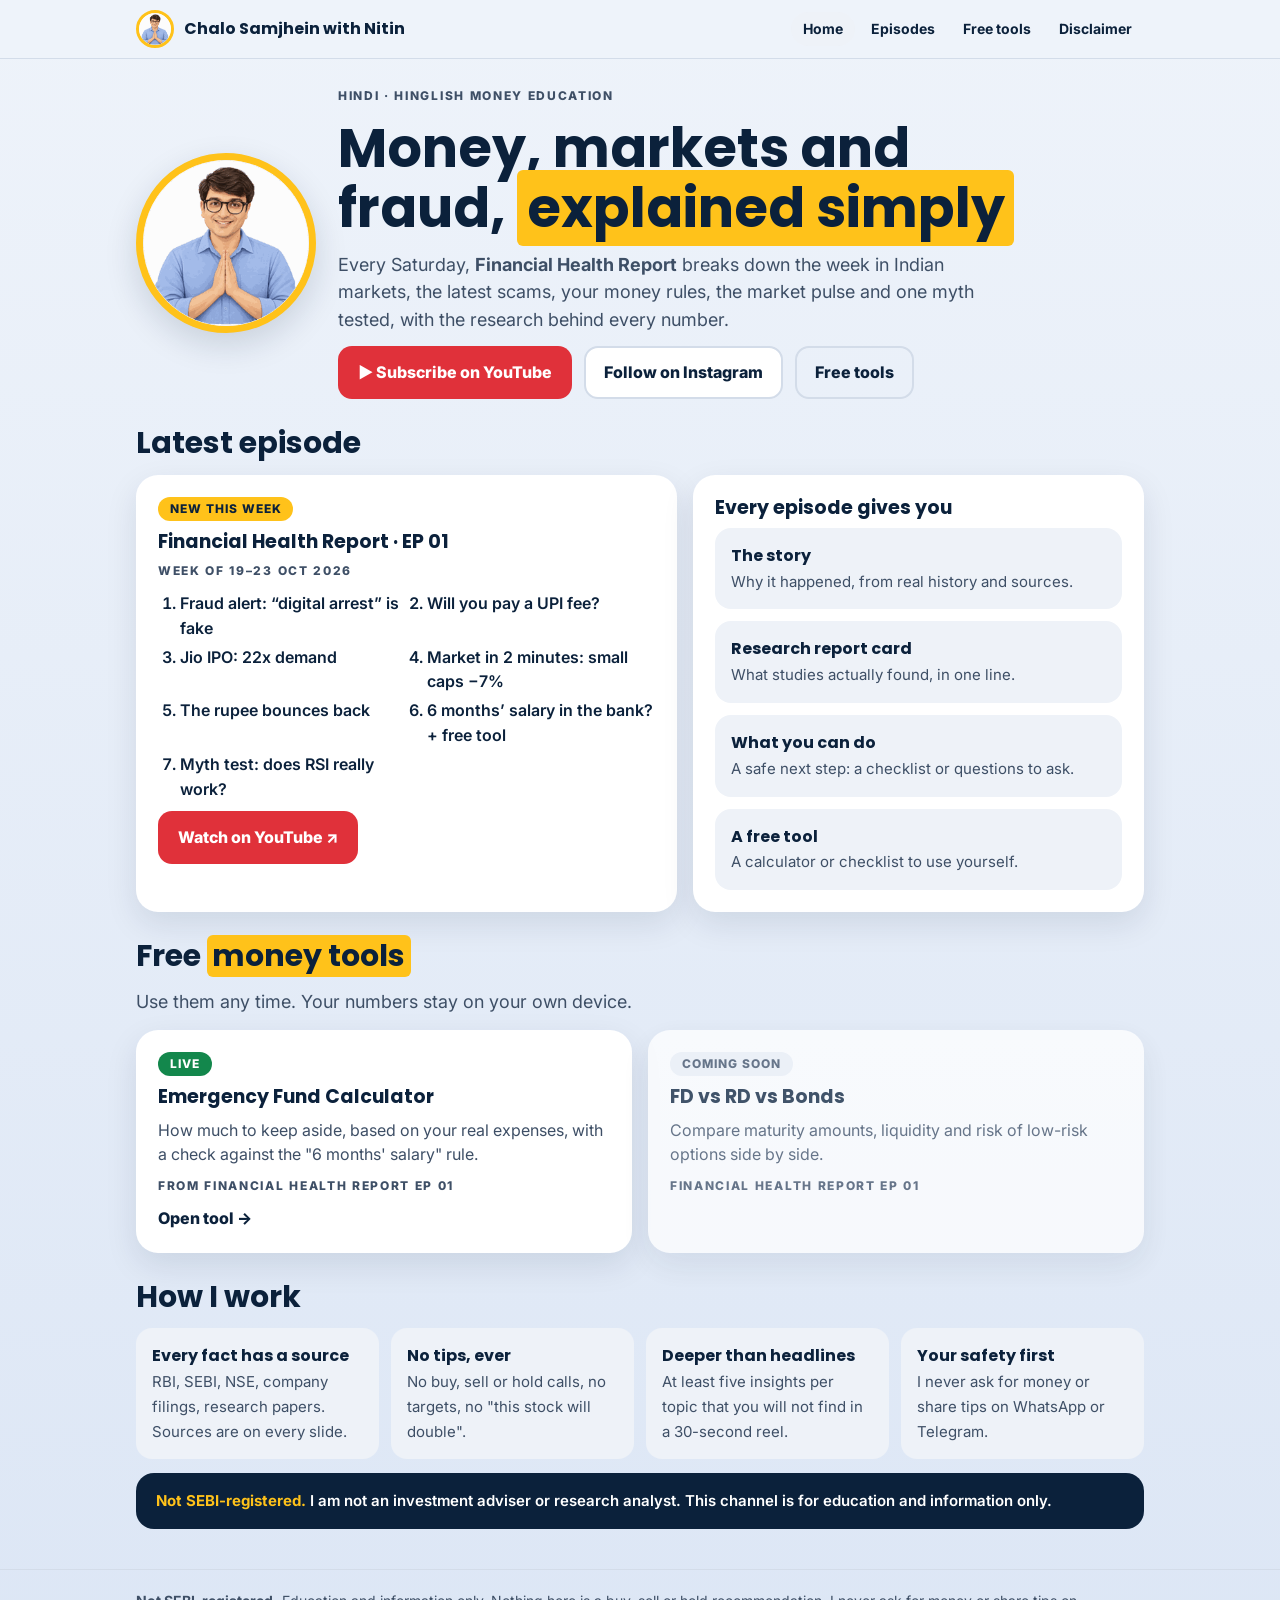
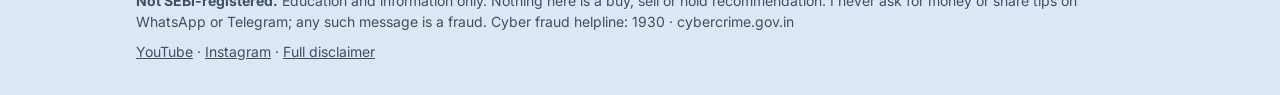
<file: index.html>
<!doctype html><html lang="en"><head><meta charset="utf-8"><meta name="viewport" content="width=device-width,initial-scale=1,viewport-fit=cover"><title>Chalo Samjhein with Nitin</title><meta name="description" content="Money, markets and fraud alerts explained simply in Hinglish, with research behind every number."><link rel="stylesheet" href="https://fonts.googleapis.com/css2?family=Poppins:wght@600;700&family=Inter:wght@400;500;600;700;800&display=swap"><link rel="stylesheet" href="style.css"><link rel="icon" href="nitin.png"></head><body><nav class="top" aria-label="Main"><div class="in"><a class="brand" href="./"><img src="nitin.png" alt="">Chalo Samjhein with Nitin</a><div class="links"><a href="./" aria-current="page">Home</a><a href="episodes.html">Episodes</a><a href="tools.html">Free tools</a><a href="disclaimer.html">Disclaimer</a></div></div></nav><main class="in"><section class="hero"><img src="nitin.png" alt="Nitin, host of Chalo Samjhein with Nitin"><div class="txt"><span class="eyebrow">Hindi · Hinglish money education</span><h1>Money, markets and fraud, <em>explained simply</em></h1><p class="lede">Every Saturday, <b>Financial Health Report</b> breaks down the week in Indian markets, the latest scams, your money rules, the market pulse and one myth tested, with the research behind every number.</p><div class="btns"><a class="btn yt" href="https://www.youtube.com/@ChaloSamjheinWithNitin" target="_blank" rel="noopener">▶ Subscribe on YouTube</a><a class="btn ig" href="https://www.instagram.com/chalosamjheinwithnitin/" target="_blank" rel="noopener">Follow on Instagram</a><a class="btn ghost" href="tools.html">Free tools</a></div></div></section><section class="section" aria-labelledby="ep-h"><h2 id="ep-h">Latest episode</h2><div class="ep"><div class="card"><span class="tag new">New this week</span><h3>Financial Health Report · EP 01</h3><span class="eyebrow">Week of 19–23 Oct 2026</span><ol class="topics"><li>Fraud alert: “digital arrest” is fake</li><li>Will you pay a UPI fee?</li><li>Jio IPO: 22x demand</li><li>Market in 2 minutes: small caps −7%</li><li>The rupee bounces back</li><li>6 months’ salary in the bank? + free tool</li><li>Myth test: does RSI really work?</li></ol><div class="btns"><a class="btn yt" href="https://www.youtube.com/@ChaloSamjheinWithNitin" target="_blank" rel="noopener">Watch on YouTube ↗</a></div></div><div class="card"><h3>Every episode gives you</h3><div class="promise"><div><b>The story</b><span>Why it happened, from real history and sources.</span></div><div><b>Research report card</b><span>What studies actually found, in one line.</span></div><div><b>What you can do</b><span>A safe next step: a checklist or questions to ask.</span></div><div><b>A free tool</b><span>A calculator or checklist to use yourself.</span></div></div></div></div></section><section class="section" aria-labelledby="t-h"><h2 id="t-h">Free <em>money tools</em></h2><p class="lede">Use them any time. Your numbers stay on your own device.</p><div class="grid"><a class="card" href="emergency-fund.html"><span class="tag live">Live</span><h3>Emergency Fund Calculator</h3><p>How much to keep aside, based on your real expenses, with a check against the "6 months' salary" rule.</p><span class="eyebrow">From Financial Health Report EP 01</span><span class="open">Open tool →</span></a><div class="card" aria-disabled="true" style="opacity:.75"><span class="tag">Coming soon</span><h3>FD vs RD vs Bonds</h3><p>Compare maturity amounts, liquidity and risk of low-risk options side by side.</p><span class="eyebrow">Financial Health Report EP 01</span></div></div></section><section class="section" aria-labelledby="w-h"><h2 id="w-h">How I work</h2><div class="promise"><div><b>Every fact has a source</b><span>RBI, SEBI, NSE, company filings, research papers. Sources are on every slide.</span></div><div><b>No tips, ever</b><span>No buy, sell or hold calls, no targets, no "this stock will double".</span></div><div><b>Deeper than headlines</b><span>At least five insights per topic that you will not find in a 30-second reel.</span></div><div><b>Your safety first</b><span>I never ask for money or share tips on WhatsApp or Telegram.</span></div></div><div class="disc"><b>Not SEBI-registered.</b> I am not an investment adviser or research analyst. This channel is for education and information only.</div></section></main><footer><div class="in"><span><b>Not SEBI-registered.</b> Education and information only. Nothing here is a buy, sell or hold recommendation. I never ask for money or share tips on WhatsApp or Telegram; any such message is a fraud. Cyber fraud helpline: 1930 · cybercrime.gov.in</span><span><a href="https://www.youtube.com/@ChaloSamjheinWithNitin" target="_blank" rel="noopener">YouTube</a> · <a href="https://www.instagram.com/chalosamjheinwithnitin/" target="_blank" rel="noopener">Instagram</a> · <a href="disclaimer.html">Full disclaimer</a></span></div></footer></body></html>
</file>
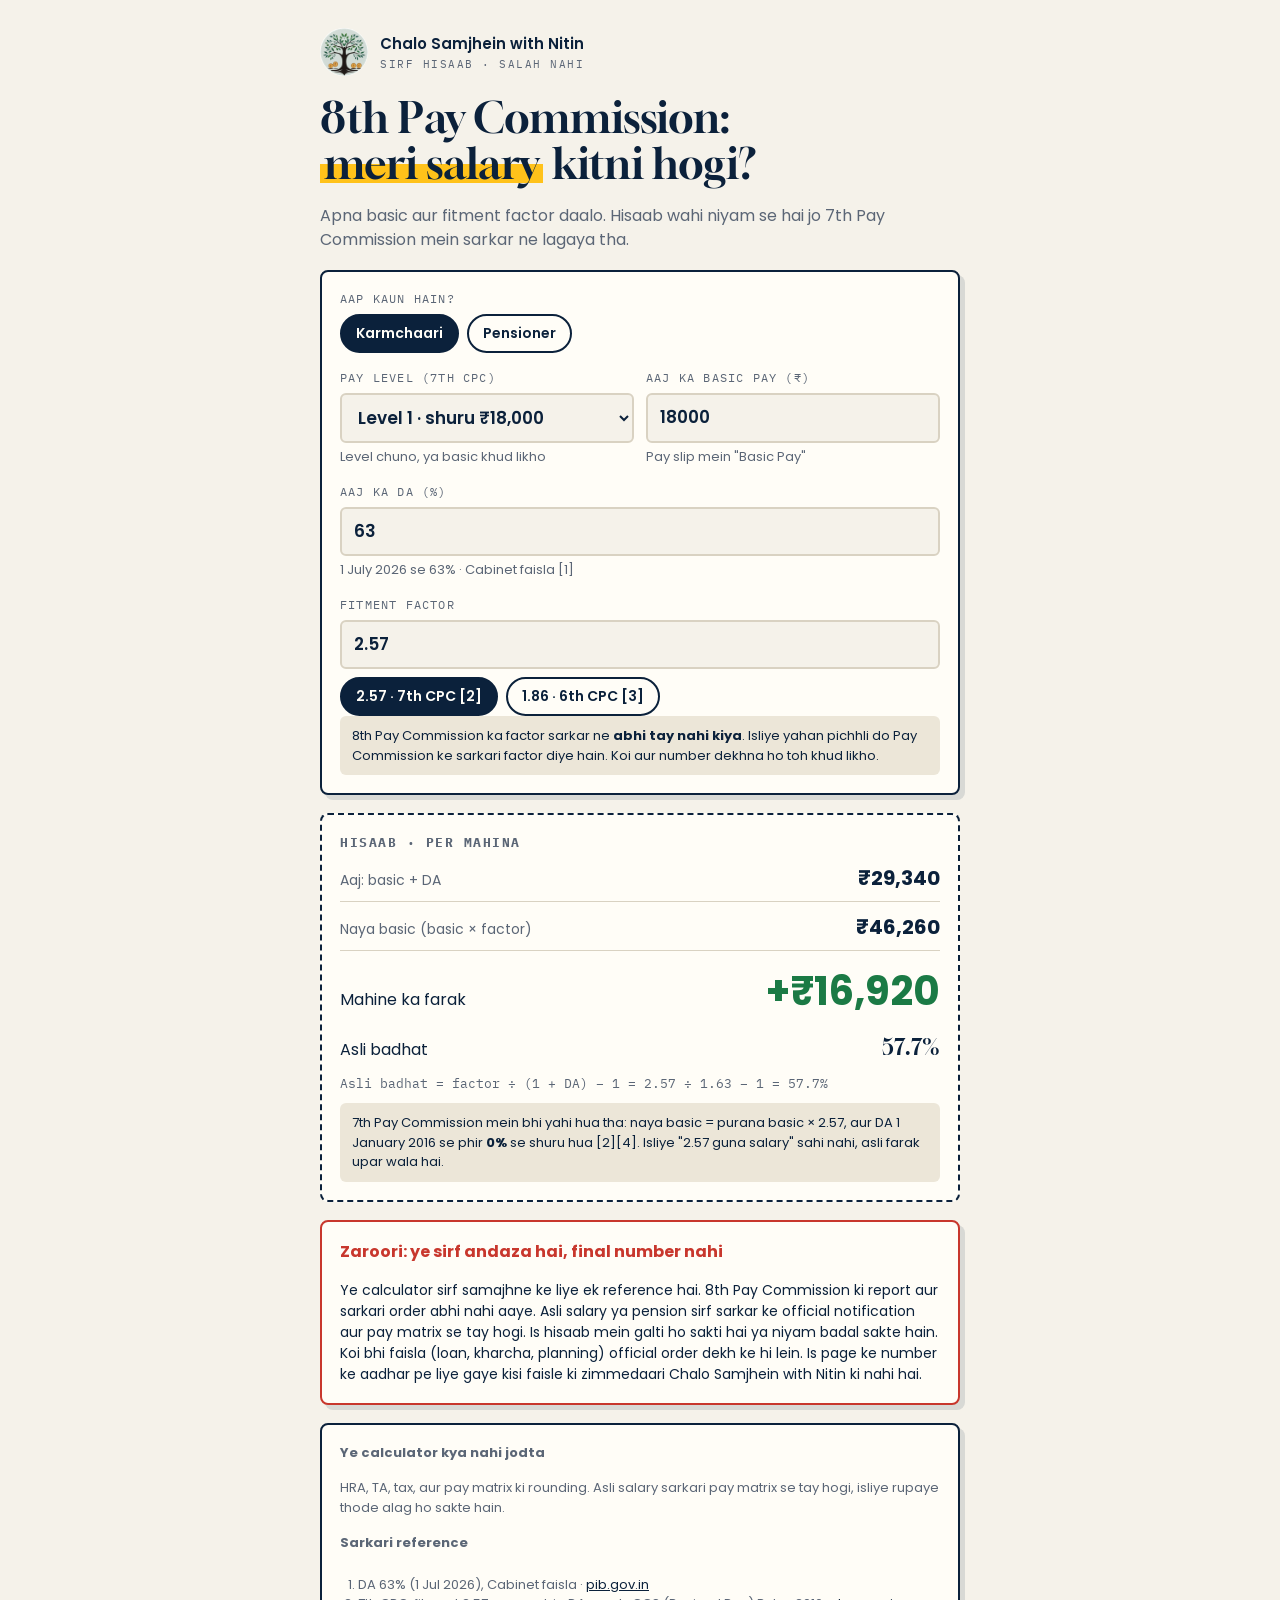
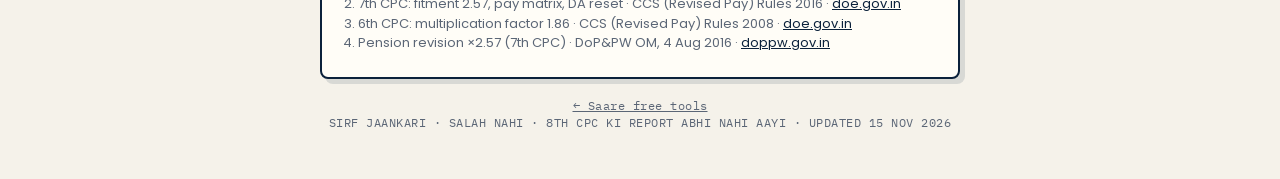
<file: 8th-pay-calculator.html>
<!doctype html><html lang="hi"><head><meta charset="utf-8"><meta name="viewport" content="width=device-width,initial-scale=1,viewport-fit=cover"><title>8th Pay Calculator</title>
<meta name="claude:viewport-fit-sides" content="cover">
<link rel="stylesheet" href="https://fonts.googleapis.com/css2?family=Gloock&family=Poppins:wght@400;500;600;700&family=IBM+Plex+Mono:wght@500;700&display=swap">
<style>
/* Layout: one narrow column, pay-slip style — inputs card, then a "slip" of results, then sources */
:root{--bg:#F5F2EA;--paper:#FFFDF7;--ink:#0B213B;--mute:#5B6676;--line:#D9D2C2;--accent:#FFC21A;--good:#1B7A45;--bad:#C8372D;--chip:#ECE6D8;
--fd:'Gloock',Georgia,serif;--fb:'Poppins',system-ui,sans-serif;--fm:'IBM Plex Mono',ui-monospace,monospace}
@media (prefers-color-scheme:dark){:root:not([data-theme="light"]){--bg:#0F1724;--paper:#172234;--ink:#EEF2F7;--mute:#A3AFBF;--line:#2B3A52;--accent:#FFC21A;--good:#4CC487;--bad:#FF7A6E;--chip:#22314A;color-scheme:dark}}
:root[data-theme="dark"]{--bg:#0F1724;--paper:#172234;--ink:#EEF2F7;--mute:#A3AFBF;--line:#2B3A52;--accent:#FFC21A;--good:#4CC487;--bad:#FF7A6E;--chip:#22314A;color-scheme:dark}
body{background:var(--bg);color:var(--ink);font-family:var(--fb);font-size:16px;line-height:1.5;padding-left:max(16px,env(safe-area-inset-left,0px));padding-right:max(16px,env(safe-area-inset-right,0px));padding-block:20px 40px}
.wrap{max-width:640px;margin:0 auto;display:flex;flex-direction:column;gap:18px}
.brand{display:flex;align-items:center;gap:12px}
.brand img{width:48px;height:48px;border-radius:50%;background:#fff}
.brand b{font-weight:600;font-size:15px}.brand span{display:block;font-family:var(--fm);font-size:11px;letter-spacing:1.5px;color:var(--mute)}
h1{font-family:var(--fd);font-weight:400;font-size:clamp(30px,7vw,42px);line-height:1.1;margin:0;text-wrap:balance}
h1 em{font-style:normal;background:linear-gradient(var(--accent),var(--accent)) no-repeat 0 82%;background-size:100% 38%;padding:0 4px}
.lede{color:var(--mute);margin:0}
.card{background:var(--paper);border:2px solid var(--ink);border-radius:8px;box-shadow:5px 5px 0 rgba(11,33,59,.12);padding:18px;display:flex;flex-direction:column;gap:16px}
.lab{font-family:var(--fm);font-size:12px;letter-spacing:1.2px;text-transform:uppercase;color:var(--mute);display:block;margin-bottom:6px}
.seg{display:flex;gap:8px;flex-wrap:wrap}
.seg button,.chips button{font:inherit;font-size:14px;font-weight:600;border:2px solid var(--ink);background:transparent;color:var(--ink);border-radius:30px;padding:7px 14px;cursor:pointer}
.seg button[aria-pressed="true"],.chips button[aria-pressed="true"]{background:var(--ink);color:var(--paper)}
button:focus-visible,input:focus-visible,select:focus-visible{outline:3px solid var(--accent);outline-offset:2px}
.row2{display:grid;grid-template-columns:1fr 1fr;gap:12px}
@media (max-width:480px){.row2{grid-template-columns:1fr}}
input,select{font:inherit;font-size:17px;font-weight:600;width:100%;box-sizing:border-box;padding:10px 12px;border:2px solid var(--line);border-radius:6px;background:var(--bg);color:var(--ink);font-variant-numeric:tabular-nums}
.hint{font-size:13px;color:var(--mute);margin-top:4px}
.chips{display:flex;gap:8px;flex-wrap:wrap;margin-top:8px}
.note{font-size:13px;background:var(--chip);border-radius:6px;padding:10px 12px}
.slip{background:var(--paper);border:2px dashed var(--ink);border-radius:8px;padding:18px;display:flex;flex-direction:column;gap:10px;font-variant-numeric:tabular-nums}
.slip h2{font-family:var(--fm);font-size:13px;letter-spacing:1.5px;margin:0;color:var(--mute)}
.ln{display:flex;justify-content:space-between;gap:12px;align-items:baseline;border-bottom:1px solid var(--line);padding-bottom:8px}
.ln span{color:var(--mute);font-size:14px;min-width:0}.ln b{font-size:20px;white-space:nowrap}
.big{display:flex;justify-content:space-between;gap:12px;align-items:baseline;flex-wrap:wrap}
.big .v{font-size:clamp(30px,8vw,40px);font-weight:700;color:var(--good)}
.big .v.neg{color:var(--bad)}
.pct{font-family:var(--fd);font-size:22px}
.formula{font-family:var(--fm);font-size:13px;color:var(--mute)}
.src{font-size:13px;color:var(--mute)}.src ol{padding-left:18px;margin:6px 0}.src a{color:var(--ink)}
.disc{font-family:var(--fm);font-size:11.5px;letter-spacing:.5px;color:var(--mute);text-align:center}
@media (prefers-reduced-motion:no-preference){.big .v{transition:color .2s}}
</style><link rel="icon" href="nitin.png"></head><body>
<div class="wrap">
 <div class="brand"><img src="[data-uri]" alt=""><div><b>Chalo Samjhein with Nitin</b><span>SIRF HISAAB · SALAH NAHI</span></div></div>
 <h1>8th Pay Commission: <em>meri salary</em> kitni hogi?</h1>
 <p class="lede">Apna basic aur fitment factor daalo. Hisaab wahi niyam se hai jo 7th Pay Commission mein sarkar ne lagaya tha.</p>

 <div class="card">
  <div><span class="lab" id="lmode">Aap kaun hain?</span>
   <div class="seg" role="group" aria-labelledby="lmode"><button id="m-emp" aria-pressed="true">Karmchaari</button><button id="m-pen" aria-pressed="false">Pensioner</button></div></div>
  <div class="row2">
   <div><label class="lab" for="level">Pay Level (7th CPC)</label><select id="level"></select><div class="hint">Level chuno, ya basic khud likho</div></div>
   <div><label class="lab" for="basic" id="lbasic">Aaj ka basic pay (₹)</label><input id="basic" inputmode="numeric" value="18000"><div class="hint" id="hbasic">Pay slip mein "Basic Pay"</div></div>
  </div>
  <div><label class="lab" for="da" id="lda">Aaj ka DA (%)</label><input id="da" inputmode="decimal" value="63"><div class="hint">1 July 2026 se 63% · Cabinet faisla [1]</div></div>
  <div><label class="lab" for="ff">Fitment factor</label><input id="ff" inputmode="decimal" value="2.57">
   <div class="chips" role="group" aria-label="Sarkari factor"><button data-f="2.57" aria-pressed="true">2.57 · 7th CPC [2]</button><button data-f="1.86" aria-pressed="false">1.86 · 6th CPC [3]</button></div>
   <div class="note">8th Pay Commission ka factor sarkar ne <b>abhi tay nahi kiya</b>. Isliye yahan pichhli do Pay Commission ke sarkari factor diye hain. Koi aur number dekhna ho toh khud likho.</div></div>
 </div>

 <div class="slip" aria-live="polite">
  <h2>HISAAB · PER MAHINA</h2>
  <div class="ln"><span id="t1">Aaj: basic + DA</span><b id="o1">–</b></div>
  <div class="ln"><span id="t2">Naya basic (basic × factor)</span><b id="o2">–</b></div>
  <div class="big"><span>Mahine ka farak</span><span class="v" id="o3">–</span></div>
  <div class="big"><span>Asli badhat</span><span class="pct" id="o4">–</span></div>
  <div class="formula">Asli badhat = factor ÷ (1 + DA) − 1 = <span id="o5">–</span></div>
  <div class="note">7th Pay Commission mein bhi yahi hua tha: naya basic = purana basic × 2.57, aur DA 1 January 2016 se phir <b>0%</b> se shuru hua [2][4]. Isliye "2.57 guna salary" sahi nahi, asli farak upar wala hai.</div>
 </div>

 <div class="card" style="border-color:var(--bad)"><b style="color:var(--bad)">Zaroori: ye sirf andaza hai, final number nahi</b><div style="font-size:14px">Ye calculator sirf samajhne ke liye ek reference hai. 8th Pay Commission ki report aur sarkari order abhi nahi aaye. Asli salary ya pension sirf sarkar ke official notification aur pay matrix se tay hogi. Is hisaab mein galti ho sakti hai ya niyam badal sakte hain. Koi bhi faisla (loan, kharcha, planning) official order dekh ke hi lein. Is page ke number ke aadhar pe liye gaye kisi faisle ki zimmedaari Chalo Samjhein with Nitin ki nahi hai.</div></div>
 <div class="card src"><b>Ye calculator kya nahi jodta</b><div>HRA, TA, tax, aur pay matrix ki rounding. Asli salary sarkari pay matrix se tay hogi, isliye rupaye thode alag ho sakte hain.</div>
  <b>Sarkari reference</b>
  <ol>
   <li>DA 63% (1 Jul 2026), Cabinet faisla · <a href="https://pib.gov.in" target="_blank" rel="noopener">pib.gov.in</a></li>
   <li>7th CPC: fitment 2.57, pay matrix, DA reset · CCS (Revised Pay) Rules 2016 · <a href="https://doe.gov.in" target="_blank" rel="noopener">doe.gov.in</a></li>
   <li>6th CPC: multiplication factor 1.86 · CCS (Revised Pay) Rules 2008 · <a href="https://doe.gov.in" target="_blank" rel="noopener">doe.gov.in</a></li>
   <li>Pension revision ×2.57 (7th CPC) · DoP&amp;PW OM, 4 Aug 2016 · <a href="https://doppw.gov.in" target="_blank" rel="noopener">doppw.gov.in</a></li>
  </ol></div>
 <div class="disc"><a href="tools.html" style="color:inherit">← Saare free tools</a><br>SIRF JAANKARI · SALAH NAHI · 8TH CPC KI REPORT ABHI NAHI AAYI · UPDATED 15 NOV 2026</div>
</div>
<script>
const LV=[["Level 1",18000],["Level 2",19900],["Level 3",21700],["Level 4",25500],["Level 5",29200],["Level 6",35400],["Level 7",44900],["Level 8",47600],["Level 9",53100],["Level 10",56100],["Level 11",67700],["Level 12",78800],["Level 13",123100],["Level 13A",131100],["Level 14",144200],["Level 15",182200],["Level 16",205400],["Level 17",225000],["Level 18",250000]];
const $=id=>document.getElementById(id);let mode='emp';
$('level').innerHTML=LV.map((l,i)=>`<option value="${i}">${l[0]} · shuru ₹${l[1].toLocaleString('en-IN')}</option>`).join('')+'<option value="x">Apna basic likha hai</option>';
const inr=n=>'₹'+Math.round(n).toLocaleString('en-IN');const num=v=>parseFloat(String(v).replace(/[^0-9.]/g,''));
function calc(){const b=num($('basic').value),d=num($('da').value)/100,f=num($('ff').value);
 if(!(b>0)||!(d>=0)||!(f>0)){['o1','o2','o3','o4','o5'].forEach(i=>$(i).textContent='–');return}
 const now=b*(1+d),nb=b*f,diff=nb-now,p=f/(1+d)-1;
 $('o1').textContent=inr(now);$('o2').textContent=inr(nb);$('o3').textContent=(diff>=0?'+':'−')+inr(Math.abs(diff)).slice(0);
 $('o3').classList.toggle('neg',diff<0);$('o4').textContent=(p*100).toFixed(1)+'%';$('o5').textContent=`${f} ÷ ${(1+d).toFixed(2)} − 1 = ${(p*100).toFixed(1)}%`;
 document.querySelectorAll('.chips button').forEach(x=>x.setAttribute('aria-pressed',String(num(x.dataset.f)===f)));}
function setMode(m){mode=m;$('m-emp').setAttribute('aria-pressed',m==='emp');$('m-pen').setAttribute('aria-pressed',m==='pen');
 $('lbasic').textContent=m==='emp'?'Aaj ka basic pay (₹)':'Aaj ki basic pension (₹)';$('hbasic').textContent=m==='emp'?'Pay slip mein "Basic Pay"':'PPO / pension slip mein basic pension';
 $('lda').textContent=m==='emp'?'Aaj ka DA (%)':'Aaj ka DR (%)';$('t1').textContent=m==='emp'?'Aaj: basic + DA':'Aaj: basic pension + DR';
 $('t2').textContent=m==='emp'?'Naya basic (basic × factor)':'Nayi basic pension (pension × factor)';
 $('level').disabled=m==='pen';if(m==='pen'){$('level').value='x';$('basic').value='25000'}else{$('level').value='0';$('basic').value='18000'}calc();}
$('m-emp').onclick=()=>setMode('emp');$('m-pen').onclick=()=>setMode('pen');
$('level').onchange=e=>{if(e.target.value!=='x'){$('basic').value=LV[+e.target.value][1]}calc()};
$('basic').oninput=()=>{const b=num($('basic').value);const i=LV.findIndex(l=>l[1]===b);if(mode==='emp')$('level').value=i>=0?String(i):'x';calc()};
['da','ff'].forEach(i=>$(i).oninput=calc);
document.querySelectorAll('.chips button').forEach(x=>x.onclick=()=>{$('ff').value=x.dataset.f;calc()});
calc();
</script>
</body></html>
</file>
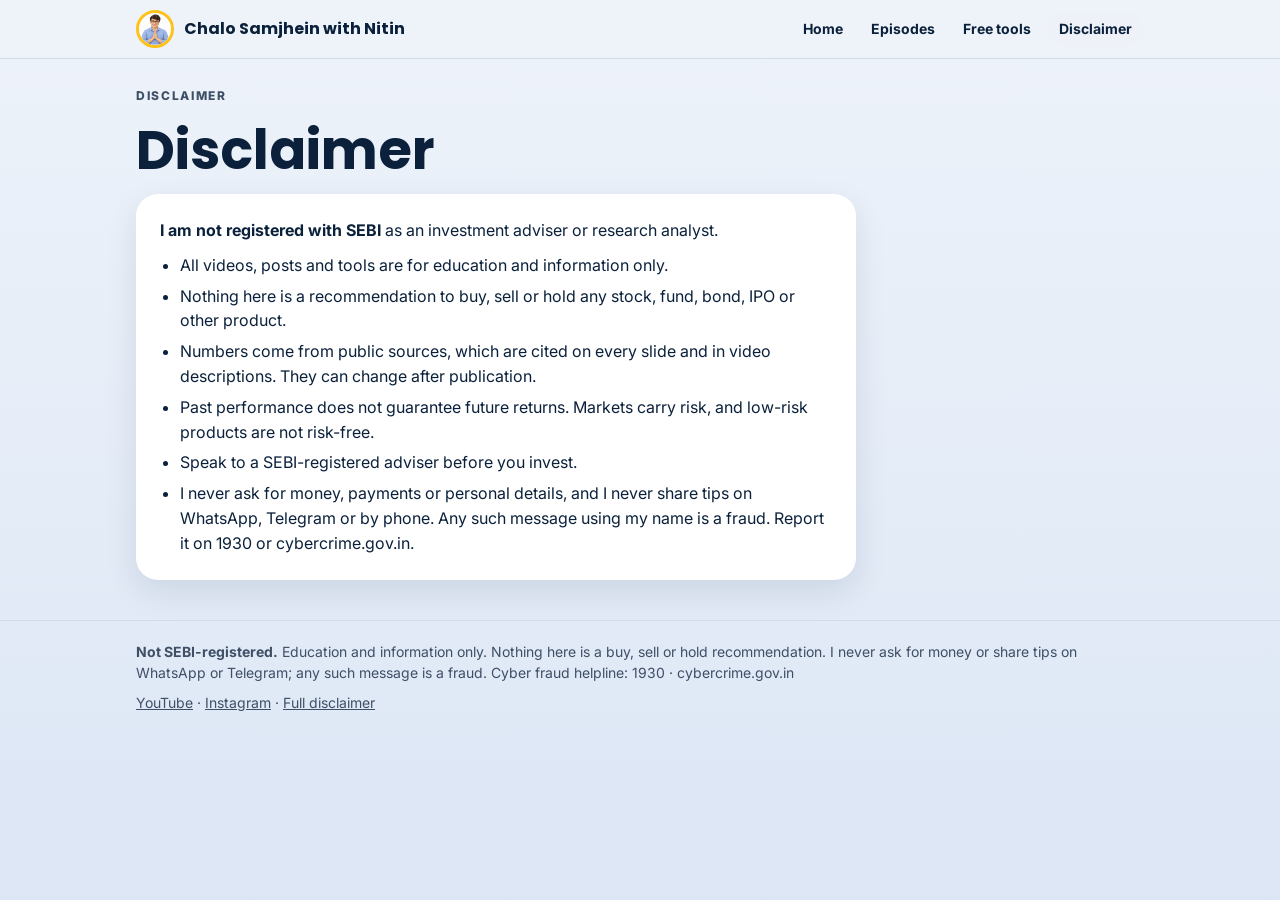
<file: disclaimer.html>
<!doctype html><html lang="en"><head><meta charset="utf-8"><meta name="viewport" content="width=device-width,initial-scale=1,viewport-fit=cover"><title>Disclaimer · Chalo Samjhein with Nitin</title><meta name="description" content="Not SEBI-registered. Education only."><link rel="stylesheet" href="https://fonts.googleapis.com/css2?family=Poppins:wght@600;700&family=Inter:wght@400;500;600;700;800&display=swap"><link rel="stylesheet" href="style.css"><link rel="icon" href="nitin.png"></head><body><nav class="top" aria-label="Main"><div class="in"><a class="brand" href="./"><img src="nitin.png" alt="">Chalo Samjhein with Nitin</a><div class="links"><a href="./">Home</a><a href="episodes.html">Episodes</a><a href="tools.html">Free tools</a><a href="disclaimer.html" aria-current="page">Disclaimer</a></div></div></nav><main class="in"><section class="section"><span class="eyebrow">Disclaimer</span><h1>Disclaimer</h1><div class="prose"><p><b>I am not registered with SEBI</b> as an investment adviser or research analyst.</p><ul><li>All videos, posts and tools are for education and information only.</li><li>Nothing here is a recommendation to buy, sell or hold any stock, fund, bond, IPO or other product.</li><li>Numbers come from public sources, which are cited on every slide and in video descriptions. They can change after publication.</li><li>Past performance does not guarantee future returns. Markets carry risk, and low-risk products are not risk-free.</li><li>Speak to a SEBI-registered adviser before you invest.</li><li>I never ask for money, payments or personal details, and I never share tips on WhatsApp, Telegram or by phone. Any such message using my name is a fraud. Report it on 1930 or cybercrime.gov.in.</li></ul></div></section></main><footer><div class="in"><span><b>Not SEBI-registered.</b> Education and information only. Nothing here is a buy, sell or hold recommendation. I never ask for money or share tips on WhatsApp or Telegram; any such message is a fraud. Cyber fraud helpline: 1930 · cybercrime.gov.in</span><span><a href="https://www.youtube.com/@ChaloSamjheinWithNitin" target="_blank" rel="noopener">YouTube</a> · <a href="https://www.instagram.com/chalosamjheinwithnitin/" target="_blank" rel="noopener">Instagram</a> · <a href="disclaimer.html">Full disclaimer</a></span></div></footer></body></html>
</file>
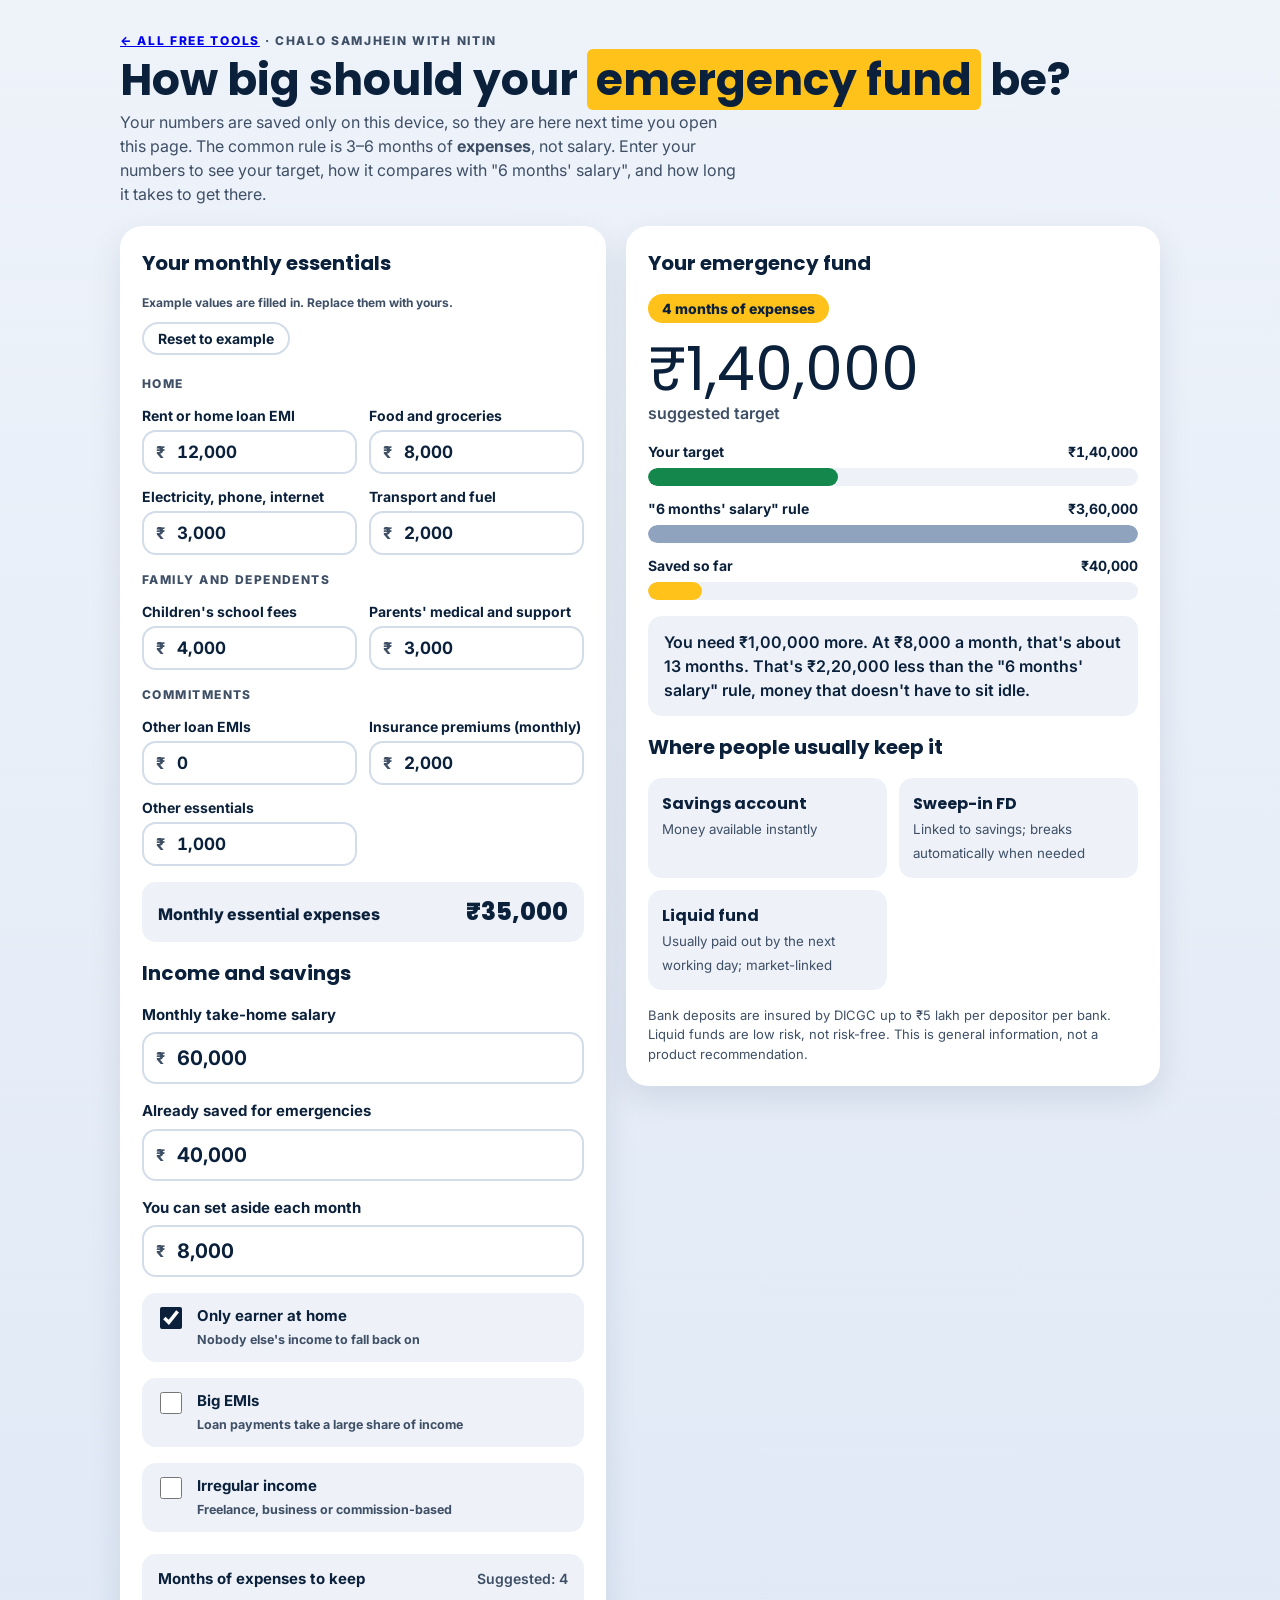
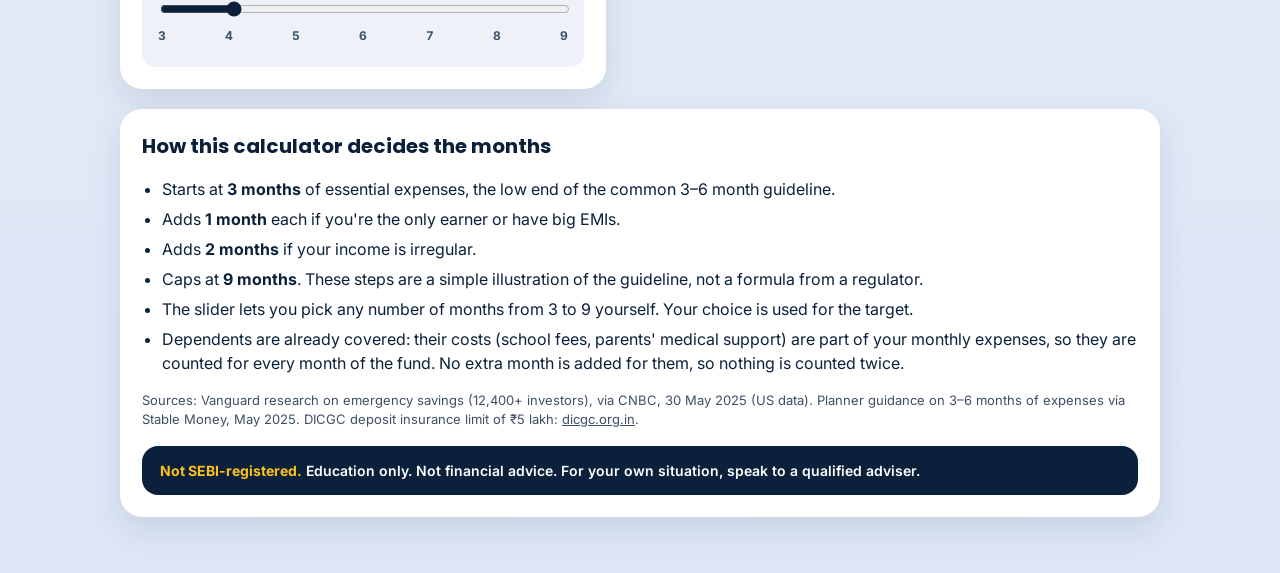
<file: emergency-fund.html>
<!doctype html><html lang="en"><head><meta charset="utf-8"><meta name="viewport" content="width=device-width,initial-scale=1,viewport-fit=cover"><title>Emergency Fund Calculator</title>
<meta name="claude:viewport-fit-sides" content="cover">
<link rel="stylesheet" href="https://fonts.googleapis.com/css2?family=Poppins:wght@600;700&family=Inter:wght@400;500;600;700;800&display=swap">
<style>
/* Layout: phone-first single column — header, inputs card, result card with bar comparison, "where to keep it", notes. Two columns on wide screens. */
:root{
  --bg:#EEF3FA; --bg2:#DCE6F5; --card:#FFFFFF; --ink:#0B213B; --muted:#3E4F66; --line:#D3DCE9;
  --gold:#FFC21A; --goldInk:#0B213B; --green:#13874C; --red:#D4313A; --chip:#EEF2F8;
  --display:"Poppins",system-ui,sans-serif; --body:"Inter",system-ui,sans-serif;
}
@media (prefers-color-scheme:dark){:root:not([data-theme="light"]){--bg:#0A1628;--bg2:#10213B;--card:#13233D;--ink:#EEF3FA;--muted:#A9B9D0;--line:#26395A;--green:#3DDC84;--red:#FF7A7A;--chip:#1B2E4D;color-scheme:dark}}
:root[data-theme="dark"]{--bg:#0A1628;--bg2:#10213B;--card:#13233D;--ink:#EEF3FA;--muted:#A9B9D0;--line:#26395A;--green:#3DDC84;--red:#FF7A7A;--chip:#1B2E4D;color-scheme:dark}
*{box-sizing:border-box}
body{background:linear-gradient(180deg,var(--bg),var(--bg2));color:var(--ink);font-family:var(--body);font-size:16px;line-height:1.5;min-height:100vh;
  padding-left:max(16px,env(safe-area-inset-left,0px));padding-right:max(16px,env(safe-area-inset-right,0px));padding-block:24px 48px}
.wrap{max-width:1040px;margin:0 auto;display:flex;flex-direction:column;gap:20px}
header{display:flex;flex-direction:column;gap:6px}
.eyebrow{font-size:12px;font-weight:800;letter-spacing:.14em;text-transform:uppercase;color:var(--muted)}
h1{font-family:var(--display);font-size:clamp(28px,6vw,44px);line-height:1.08;margin:0;text-wrap:balance}
h1 em{font-style:normal;background:var(--gold);color:var(--goldInk);padding:0 .2em;border-radius:6px}
.lede{color:var(--muted);max-width:62ch;margin:0}
.grid{display:grid;grid-template-columns:1fr;gap:20px}
@media(min-width:880px){.grid{grid-template-columns:1fr 1.1fr;align-items:start}}
.card{background:var(--card);border-radius:22px;padding:22px;box-shadow:0 12px 32px rgba(11,33,59,.10);display:flex;flex-direction:column;gap:16px;min-width:0}
h2{font-family:var(--display);font-size:20px;margin:0}
label{font-weight:700;font-size:15px;display:block;margin-bottom:6px}
.hint{font-weight:500;color:var(--muted);font-size:13px}
.money{display:flex;align-items:center;border:2px solid var(--line);border-radius:14px;background:var(--card);overflow:hidden}
.money span{padding:0 12px;font-weight:800;color:var(--muted)}
.money input{flex:1;min-width:0;border:0;outline:0;background:transparent;color:var(--ink);font:700 20px var(--body);padding:12px 12px 12px 0;font-variant-numeric:tabular-nums}
.money:focus-within{border-color:var(--gold)}
.checks{display:flex;flex-direction:column;gap:10px}
.check{display:flex;gap:12px;align-items:flex-start;background:var(--chip);border-radius:14px;padding:12px 14px;cursor:pointer}
.check input{width:22px;height:22px;accent-color:#0B213B;margin-top:2px;flex:none}
.check b{display:block}
.check small{color:var(--muted)}
input[type=checkbox]:focus-visible,.money input:focus-visible{outline:3px solid var(--gold);outline-offset:2px}
.big{display:flex;flex-direction:column;gap:2px}
.big .v{font-family:var(--display);font-size:clamp(40px,9vw,60px);line-height:1;font-variant-numeric:tabular-nums}
.big .l{color:var(--muted);font-weight:600}
.pill{align-self:flex-start;background:var(--gold);color:var(--goldInk);font-weight:800;border-radius:999px;padding:4px 14px;font-size:14px}
.bars{display:flex;flex-direction:column;gap:12px}
.bar .row{display:flex;justify-content:space-between;gap:12px;font-weight:700;font-size:14px}
.bar .row span:last-child{font-variant-numeric:tabular-nums}
.track{height:18px;background:var(--chip);border-radius:9px;overflow:hidden;margin-top:6px}
.fill{height:100%;border-radius:9px;transition:width .4s ease}
@media (prefers-reduced-motion:reduce){.fill{transition:none}}
.f-target{background:var(--green)} .f-salary{background:#8FA3BF} .f-have{background:var(--gold)}
.callout{background:var(--chip);border-radius:14px;padding:14px 16px;font-weight:600}
.callout strong{font-variant-numeric:tabular-nums}
.where{display:grid;grid-template-columns:repeat(auto-fit,minmax(200px,1fr));gap:12px}
.where div{background:var(--chip);border-radius:14px;padding:14px}
.where b{display:block;font-family:var(--display);font-size:16px}
.where small{color:var(--muted)}
ul{margin:0;padding-left:20px;display:flex;flex-direction:column;gap:6px}
.foot{font-size:13px;color:var(--muted);display:flex;flex-direction:column;gap:6px}
.foot a{color:inherit}
.disc{background:#0B213B;color:#fff;border-radius:16px;padding:14px 18px;font-size:14px;font-weight:600}
.disc b{color:var(--gold)}
.ex{font-size:12px;font-weight:700;color:var(--muted)}
.cats{display:grid;grid-template-columns:repeat(auto-fit,minmax(210px,1fr));gap:12px}
.cats label{font-size:14px;margin-bottom:4px}
.cats .money input{font-size:17px;padding:10px 10px 10px 0}
.group{font-size:12px;font-weight:800;letter-spacing:.12em;text-transform:uppercase;color:var(--muted);grid-column:1/-1;margin-top:4px}
.total{display:flex;justify-content:space-between;align-items:baseline;gap:12px;background:var(--chip);border-radius:14px;padding:12px 16px;font-weight:800}
.total span:last-child{font-family:var(--display);font-size:24px;font-variant-numeric:tabular-nums}
.slider{display:flex;flex-direction:column;gap:8px;background:var(--chip);border-radius:14px;padding:14px 16px}
.slider .top{display:flex;justify-content:space-between;align-items:baseline;gap:10px;flex-wrap:wrap}
.slider input[type=range]{width:100%;accent-color:#0B213B}
.slider input[type=range]:focus-visible{outline:3px solid var(--gold);outline-offset:4px}
.ticks{display:flex;justify-content:space-between;font-size:12px;font-weight:700;color:var(--muted);font-variant-numeric:tabular-nums}
.btn{background:transparent;border:2px solid var(--line);color:var(--ink);font:700 14px var(--body);border-radius:999px;padding:6px 14px;cursor:pointer}
.btn:focus-visible{outline:3px solid var(--gold);outline-offset:2px}
.sug{font-size:14px;font-weight:600;color:var(--muted)}
</style><link rel="icon" href="nitin.png"></head><body>

<div class="wrap">
  <header>
    <div class="eyebrow"><a href="tools.html">← All free tools</a> · Chalo Samjhein with Nitin</div>
    <h1>How big should your <em>emergency fund</em> be?</h1>
    <p class="lede">Your numbers are saved only on this device, so they are here next time you open this page. The common rule is 3–6 months of <b>expenses</b>, not salary. Enter your numbers to see your target, how it compares with "6 months' salary", and how long it takes to get there.</p>
  </header>

  <div class="grid">
    <section class="card" aria-labelledby="in-h">
      <h2 id="in-h">Your monthly essentials</h2>
      <div style="display:flex;justify-content:space-between;align-items:center;gap:10px;flex-wrap:wrap"><span class="ex" id="exnote">Example values are filled in. Replace them with yours.</span><button type="button" class="btn" id="reset">Reset to example</button></div>
      <div class="cats" role="group" aria-label="Monthly essential expenses">
        <div class="group">Home</div>
        <div><label for="rent">Rent or home loan EMI</label><div class="money"><span>₹</span><input class="cat" id="rent" inputmode="numeric" value="12,000"></div></div>
        <div><label for="food">Food and groceries</label><div class="money"><span>₹</span><input class="cat" id="food" inputmode="numeric" value="8,000"></div></div>
        <div><label for="bills">Electricity, phone, internet</label><div class="money"><span>₹</span><input class="cat" id="bills" inputmode="numeric" value="3,000"></div></div>
        <div><label for="transport">Transport and fuel</label><div class="money"><span>₹</span><input class="cat" id="transport" inputmode="numeric" value="2,000"></div></div>
        <div class="group">Family and dependents</div>
        <div><label for="school">Children's school fees</label><div class="money"><span>₹</span><input class="cat" id="school" inputmode="numeric" value="4,000"></div></div>
        <div><label for="parents">Parents' medical and support</label><div class="money"><span>₹</span><input class="cat" id="parents" inputmode="numeric" value="3,000"></div></div>
        <div class="group">Commitments</div>
        <div><label for="emis">Other loan EMIs</label><div class="money"><span>₹</span><input class="cat" id="emis" inputmode="numeric" value="0"></div></div>
        <div><label for="ins">Insurance premiums (monthly)</label><div class="money"><span>₹</span><input class="cat" id="ins" inputmode="numeric" value="2,000"></div></div>
        <div><label for="other">Other essentials</label><div class="money"><span>₹</span><input class="cat" id="other" inputmode="numeric" value="1,000"></div></div>
      </div>
      <div class="total"><span>Monthly essential expenses</span><span id="exptotal">₹35,000</span></div>
      <h2>Income and savings</h2>
      <div>
        <label for="sal">Monthly take-home salary</label>
        <div class="money"><span>₹</span><input id="sal" inputmode="numeric" value="60,000"></div>
      </div>
      <div>
        <label for="have">Already saved for emergencies</label>
        <div class="money"><span>₹</span><input id="have" inputmode="numeric" value="40,000"></div>
      </div>
      <div>
        <label for="save">You can set aside each month</label>
        <div class="money"><span>₹</span><input id="save" inputmode="numeric" value="8,000"></div>
      </div>
      <div class="checks" role="group" aria-label="Your situation">
        <label class="check"><input type="checkbox" id="single" checked><span><b>Only earner at home</b><small>Nobody else's income to fall back on</small></span></label>
        <label class="check"><input type="checkbox" id="emi"><span><b>Big EMIs</b><small>Loan payments take a large share of income</small></span></label>
        <label class="check"><input type="checkbox" id="var"><span><b>Irregular income</b><small>Freelance, business or commission-based</small></span></label>
      </div>
      <div class="slider">
        <div class="top"><label for="mslider" style="margin:0">Months of expenses to keep</label><span class="sug" id="sugtxt">Suggested: 4</span></div>
        <input type="range" id="mslider" min="3" max="9" step="1" value="4">
        <div class="ticks"><span>3</span><span>4</span><span>5</span><span>6</span><span>7</span><span>8</span><span>9</span></div>
        <div><button type="button" class="btn" id="usesug" hidden>Use suggestion</button></div>
      </div>
    </section>

    <section class="card" aria-labelledby="out-h" aria-live="polite">
      <h2 id="out-h">Your emergency fund</h2>
      <span class="pill" id="months">5 months of expenses</span>
      <div class="big"><span class="v" id="target">₹1,40,000</span><span class="l">suggested target</span></div>

      <div class="bars">
        <div class="bar"><div class="row"><span>Your target</span><span id="b1">₹1,40,000</span></div><div class="track"><div class="fill f-target" id="f1"></div></div></div>
        <div class="bar"><div class="row"><span>"6 months' salary" rule</span><span id="b2">₹3,60,000</span></div><div class="track"><div class="fill f-salary" id="f2"></div></div></div>
        <div class="bar"><div class="row"><span>Saved so far</span><span id="b3">₹40,000</span></div><div class="track"><div class="fill f-have" id="f3"></div></div></div>
      </div>

      <div class="callout" id="gap">You need ₹1,00,000 more. At ₹8,000 a month, that's about 13 months.</div>

      <h2>Where people usually keep it</h2>
      <div class="where">
        <div><b>Savings account</b><small>Money available instantly</small></div>
        <div><b>Sweep-in FD</b><small>Linked to savings; breaks automatically when needed</small></div>
        <div><b>Liquid fund</b><small>Usually paid out by the next working day; market-linked</small></div>
      </div>
      <p class="foot" style="margin:0">Bank deposits are insured by DICGC up to ₹5 lakh per depositor per bank. Liquid funds are low risk, not risk-free. This is general information, not a product recommendation.</p>
    </section>
  </div>

  <section class="card" aria-labelledby="how-h">
    <h2 id="how-h">How this calculator decides the months</h2>
    <ul>
      <li>Starts at <b>3 months</b> of essential expenses, the low end of the common 3–6 month guideline.</li>
      <li>Adds <b>1 month</b> each if you're the only earner or have big EMIs.</li>
      <li>Adds <b>2 months</b> if your income is irregular.</li>
      <li>Caps at <b>9 months</b>. These steps are a simple illustration of the guideline, not a formula from a regulator.</li>
      <li>The slider lets you pick any number of months from 3 to 9 yourself. Your choice is used for the target.</li>
      <li>Dependents are already covered: their costs (school fees, parents' medical support) are part of your monthly expenses, so they are counted for every month of the fund. No extra month is added for them, so nothing is counted twice.</li>
    </ul>
    <div class="foot">
      <span>Sources: Vanguard research on emergency savings (12,400+ investors), via CNBC, 30 May 2025 (US data). Planner guidance on 3–6 months of expenses via Stable Money, May 2025. DICGC deposit insurance limit of ₹5 lakh: <a href="https://www.dicgc.org.in" target="_blank" rel="noopener">dicgc.org.in</a>.</span>
    </div>
    <div class="disc"><b>Not SEBI-registered.</b> Education only. Not financial advice. For your own situation, speak to a qualified adviser.</div>
  </section>
</div>

<script>
const $=id=>document.getElementById(id);
const fmt=n=>"₹"+Math.round(n).toLocaleString("en-IN");
const num=el=>{const v=parseFloat(String(el.value).replace(/[^0-9.]/g,""));return isFinite(v)&&v>0?v:0};
function monthsFor(f){let m=3;if(f.single)m++;if(f.emi)m++;if(f.var)m+=2;return Math.min(m,9)}
let manual=false;
function update(){
  const cats=[...document.querySelectorAll(".cat")];
  const exp=cats.reduce((t,el)=>t+num(el),0),sal=num($("sal")),have=num($("have")),save=num($("save"));
  const sug=monthsFor({single:$("single").checked,emi:$("emi").checked,var:$("var").checked});
  if(!manual)$("mslider").value=sug;
  const m=parseInt($("mslider").value,10);
  $("sugtxt").textContent=manual&&m!==sug?"Suggested: "+sug+" · You chose: "+m:"Suggested: "+sug;
  $("usesug").hidden=!(manual&&m!==sug);
  $("exptotal").textContent=fmt(exp);
  const target=exp*m,salRule=sal*6,max=Math.max(target,salRule,have,1);
  $("months").textContent=m+" months of expenses";
  $("target").textContent=fmt(target);$("b1").textContent=fmt(target);$("b2").textContent=fmt(salRule);$("b3").textContent=fmt(have);
  $("f1").style.width=(target/max*100)+"%";$("f2").style.width=(salRule/max*100)+"%";$("f3").style.width=(have/max*100)+"%";
  const gap=target-have;let msg;
  if(exp===0)msg="Fill in your monthly essentials to see your target.";
  else if(gap<=0)msg="You've already reached your target of "+fmt(target)+". Anything extra can go towards other goals.";
  else if(save>0){const mo=Math.ceil(gap/save);msg="You need "+fmt(gap)+" more. At "+fmt(save)+" a month, that's about "+mo+(mo===1?" month.":" months.")}
  else msg="You need "+fmt(gap)+" more. Add a monthly amount to see how long it takes.";
  if(exp>0&&sal>0&&salRule>target)msg+=" That's "+fmt(salRule-target)+" less than the \"6 months' salary\" rule, money that doesn't have to sit idle.";
  $("gap").textContent=msg;
}
$("mslider").addEventListener("input",()=>{manual=true;update()});
$("usesug").addEventListener("click",()=>{manual=false;update()});
document.querySelectorAll("input:not(#mslider)").forEach(el=>{
  el.addEventListener("input",update);
  if(el.inputMode==="numeric")el.addEventListener("blur",()=>{const v=num(el);el.value=v?v.toLocaleString("en-IN"):""});
});
const KEY="csn-emergency-fund-v1";
const fields=[...document.querySelectorAll("input")].filter(el=>el.id);
const defaults={};fields.forEach(el=>defaults[el.id]=el.type==="checkbox"?el.checked:el.value);
function save(){try{const d={manual};fields.forEach(el=>d[el.id]=el.type==="checkbox"?el.checked:el.value);localStorage.setItem(KEY,JSON.stringify(d))}catch(e){}}
function load(){try{const d=JSON.parse(localStorage.getItem(KEY)||"null");if(!d)return false;fields.forEach(el=>{if(el.id in d){if(el.type==="checkbox")el.checked=!!d[el.id];else el.value=d[el.id]}});manual=!!d.manual;return true}catch(e){return false}}
if(load())$("exnote").textContent="Your saved numbers are loaded.";
$("reset").addEventListener("click",()=>{fields.forEach(el=>{if(el.type==="checkbox")el.checked=defaults[el.id];else el.value=defaults[el.id]});manual=false;try{localStorage.removeItem(KEY)}catch(e){}$("exnote").textContent="Example values are filled in. Replace them with yours.";update()});
document.addEventListener("input",save);document.addEventListener("change",save);$("usesug").addEventListener("click",save);
update();
</script>
</body></html>
</file>
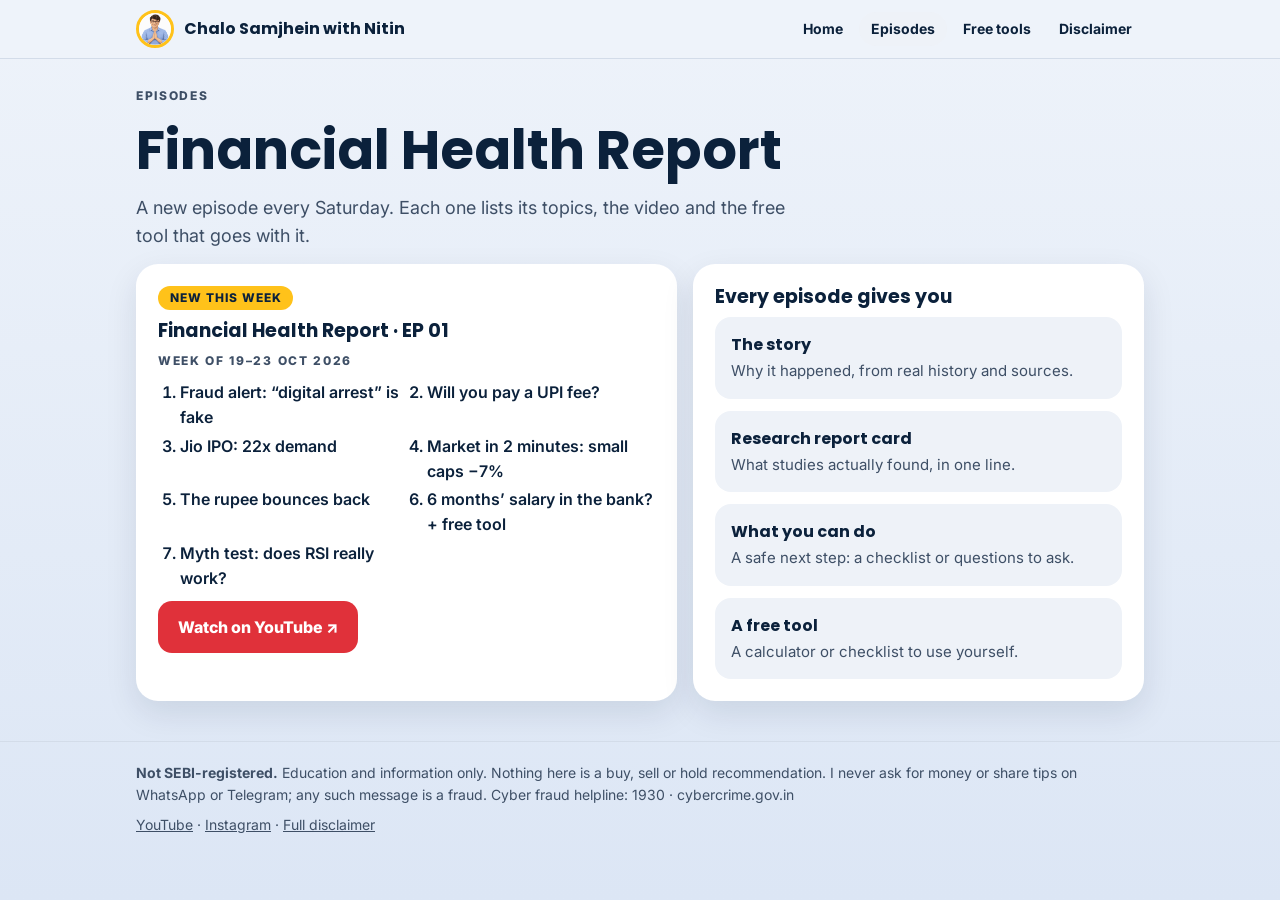
<file: episodes.html>
<!doctype html><html lang="en"><head><meta charset="utf-8"><meta name="viewport" content="width=device-width,initial-scale=1,viewport-fit=cover"><title>Financial Health Report Episodes · Chalo Samjhein with Nitin</title><meta name="description" content="Weekly Financial Health Report episodes."><link rel="stylesheet" href="https://fonts.googleapis.com/css2?family=Poppins:wght@600;700&family=Inter:wght@400;500;600;700;800&display=swap"><link rel="stylesheet" href="style.css"><link rel="icon" href="nitin.png"></head><body><nav class="top" aria-label="Main"><div class="in"><a class="brand" href="./"><img src="nitin.png" alt="">Chalo Samjhein with Nitin</a><div class="links"><a href="./">Home</a><a href="episodes.html" aria-current="page">Episodes</a><a href="tools.html">Free tools</a><a href="disclaimer.html">Disclaimer</a></div></div></nav><main class="in"><section class="section"><span class="eyebrow">Episodes</span><h1>Financial Health Report</h1><p class="lede">A new episode every Saturday. Each one lists its topics, the video and the free tool that goes with it.</p><div class="ep"><div class="card"><span class="tag new">New this week</span><h3>Financial Health Report · EP 01</h3><span class="eyebrow">Week of 19–23 Oct 2026</span><ol class="topics"><li>Fraud alert: “digital arrest” is fake</li><li>Will you pay a UPI fee?</li><li>Jio IPO: 22x demand</li><li>Market in 2 minutes: small caps −7%</li><li>The rupee bounces back</li><li>6 months’ salary in the bank? + free tool</li><li>Myth test: does RSI really work?</li></ol><div class="btns"><a class="btn yt" href="https://www.youtube.com/@ChaloSamjheinWithNitin" target="_blank" rel="noopener">Watch on YouTube ↗</a></div></div><div class="card"><h3>Every episode gives you</h3><div class="promise"><div><b>The story</b><span>Why it happened, from real history and sources.</span></div><div><b>Research report card</b><span>What studies actually found, in one line.</span></div><div><b>What you can do</b><span>A safe next step: a checklist or questions to ask.</span></div><div><b>A free tool</b><span>A calculator or checklist to use yourself.</span></div></div></div></div></section></main><footer><div class="in"><span><b>Not SEBI-registered.</b> Education and information only. Nothing here is a buy, sell or hold recommendation. I never ask for money or share tips on WhatsApp or Telegram; any such message is a fraud. Cyber fraud helpline: 1930 · cybercrime.gov.in</span><span><a href="https://www.youtube.com/@ChaloSamjheinWithNitin" target="_blank" rel="noopener">YouTube</a> · <a href="https://www.instagram.com/chalosamjheinwithnitin/" target="_blank" rel="noopener">Instagram</a> · <a href="disclaimer.html">Full disclaimer</a></span></div></footer></body></html>
</file>
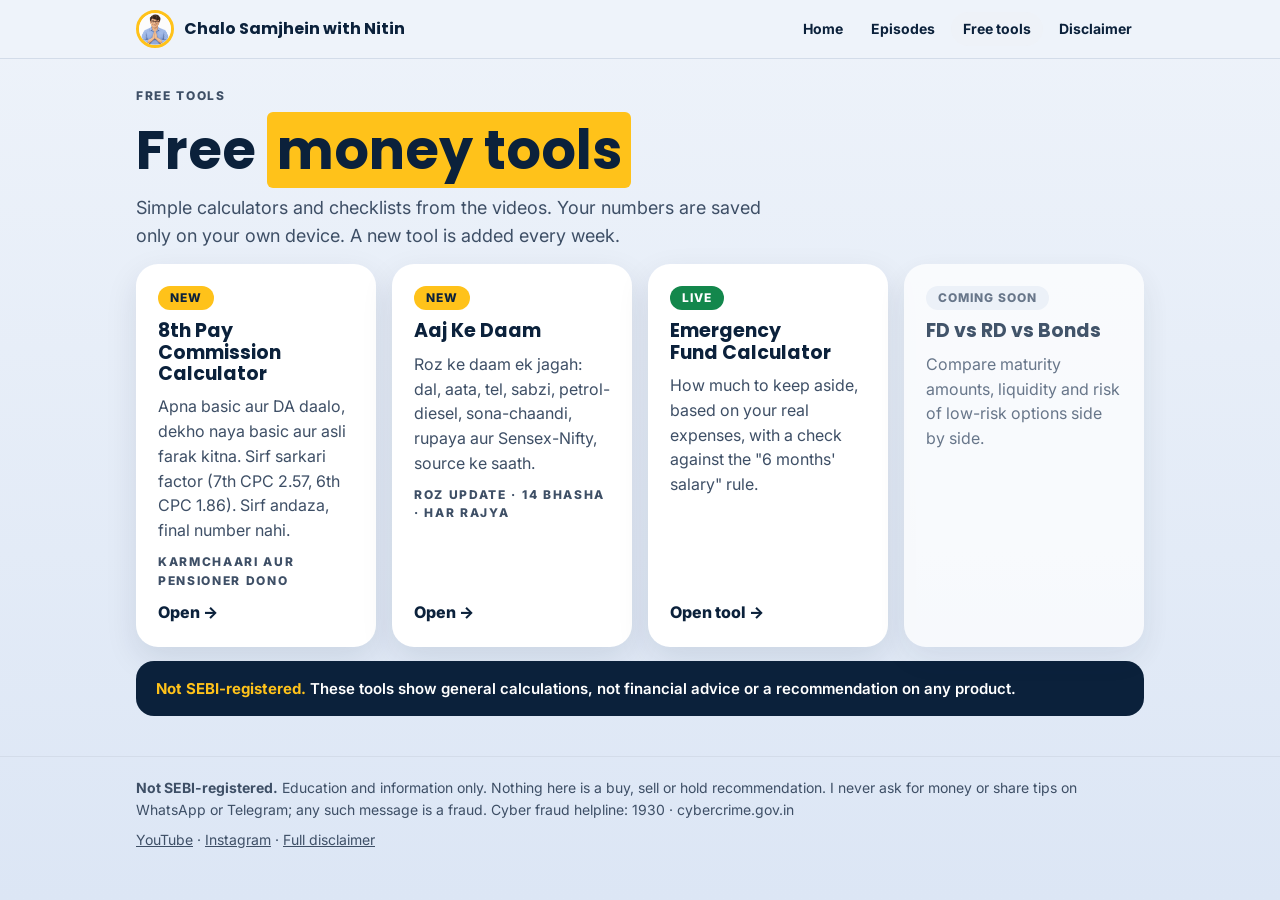
<file: tools.html>
<!doctype html><html lang="en"><head><meta charset="utf-8"><meta name="viewport" content="width=device-width,initial-scale=1,viewport-fit=cover"><title>Free Money Tools · Chalo Samjhein with Nitin</title><meta name="description" content="Free calculators and checklists from Chalo Samjhein with Nitin."><link rel="stylesheet" href="https://fonts.googleapis.com/css2?family=Poppins:wght@600;700&family=Inter:wght@400;500;600;700;800&display=swap"><link rel="stylesheet" href="style.css"><link rel="icon" href="nitin.png"></head><body><nav class="top" aria-label="Main"><div class="in"><a class="brand" href="./"><img src="nitin.png" alt="">Chalo Samjhein with Nitin</a><div class="links"><a href="./">Home</a><a href="episodes.html">Episodes</a><a href="tools.html" aria-current="page">Free tools</a><a href="disclaimer.html">Disclaimer</a></div></div></nav><main class="in"><section class="section"><span class="eyebrow">Free tools</span><h1>Free <em>money tools</em></h1><p class="lede">Simple calculators and checklists from the videos. Your numbers are saved only on your own device. A new tool is added every week.</p><div class="grid"><a class="card" href="8th-pay-calculator.html"><span class="tag new">New</span><h3>8th Pay Commission Calculator</h3><p>Apna basic aur DA daalo, dekho naya basic aur asli farak kitna. Sirf sarkari factor (7th CPC 2.57, 6th CPC 1.86). Sirf andaza, final number nahi.</p><span class="eyebrow">Karmchaari aur pensioner dono</span><span class="open">Open →</span></a><a class="card" href="weekly-prices.html"><span class="tag new">New</span><h3>Aaj Ke Daam</h3><p>Roz ke daam ek jagah: dal, aata, tel, sabzi, petrol-diesel, sona-chaandi, rupaya aur Sensex-Nifty, source ke saath.</p><span class="eyebrow">Roz update · 14 bhasha · har rajya</span><span class="open">Open →</span></a><a class="card" href="emergency-fund.html"><span class="tag live">Live</span><h3>Emergency Fund Calculator</h3><p>How much to keep aside, based on your real expenses, with a check against the "6 months' salary" rule.</p><span class="open">Open tool →</span></a><div class="card" aria-disabled="true" style="opacity:.75"><span class="tag">Coming soon</span><h3>FD vs RD vs Bonds</h3><p>Compare maturity amounts, liquidity and risk of low-risk options side by side.</p></div></div><div class="disc"><b>Not SEBI-registered.</b> These tools show general calculations, not financial advice or a recommendation on any product.</div></section></main><footer><div class="in"><span><b>Not SEBI-registered.</b> Education and information only. Nothing here is a buy, sell or hold recommendation. I never ask for money or share tips on WhatsApp or Telegram; any such message is a fraud. Cyber fraud helpline: 1930 · cybercrime.gov.in</span><span><a href="https://www.youtube.com/@ChaloSamjheinWithNitin" target="_blank" rel="noopener">YouTube</a> · <a href="https://www.instagram.com/chalosamjheinwithnitin/" target="_blank" rel="noopener">Instagram</a> · <a href="disclaimer.html">Full disclaimer</a></span></div></footer></body></html>
</file>
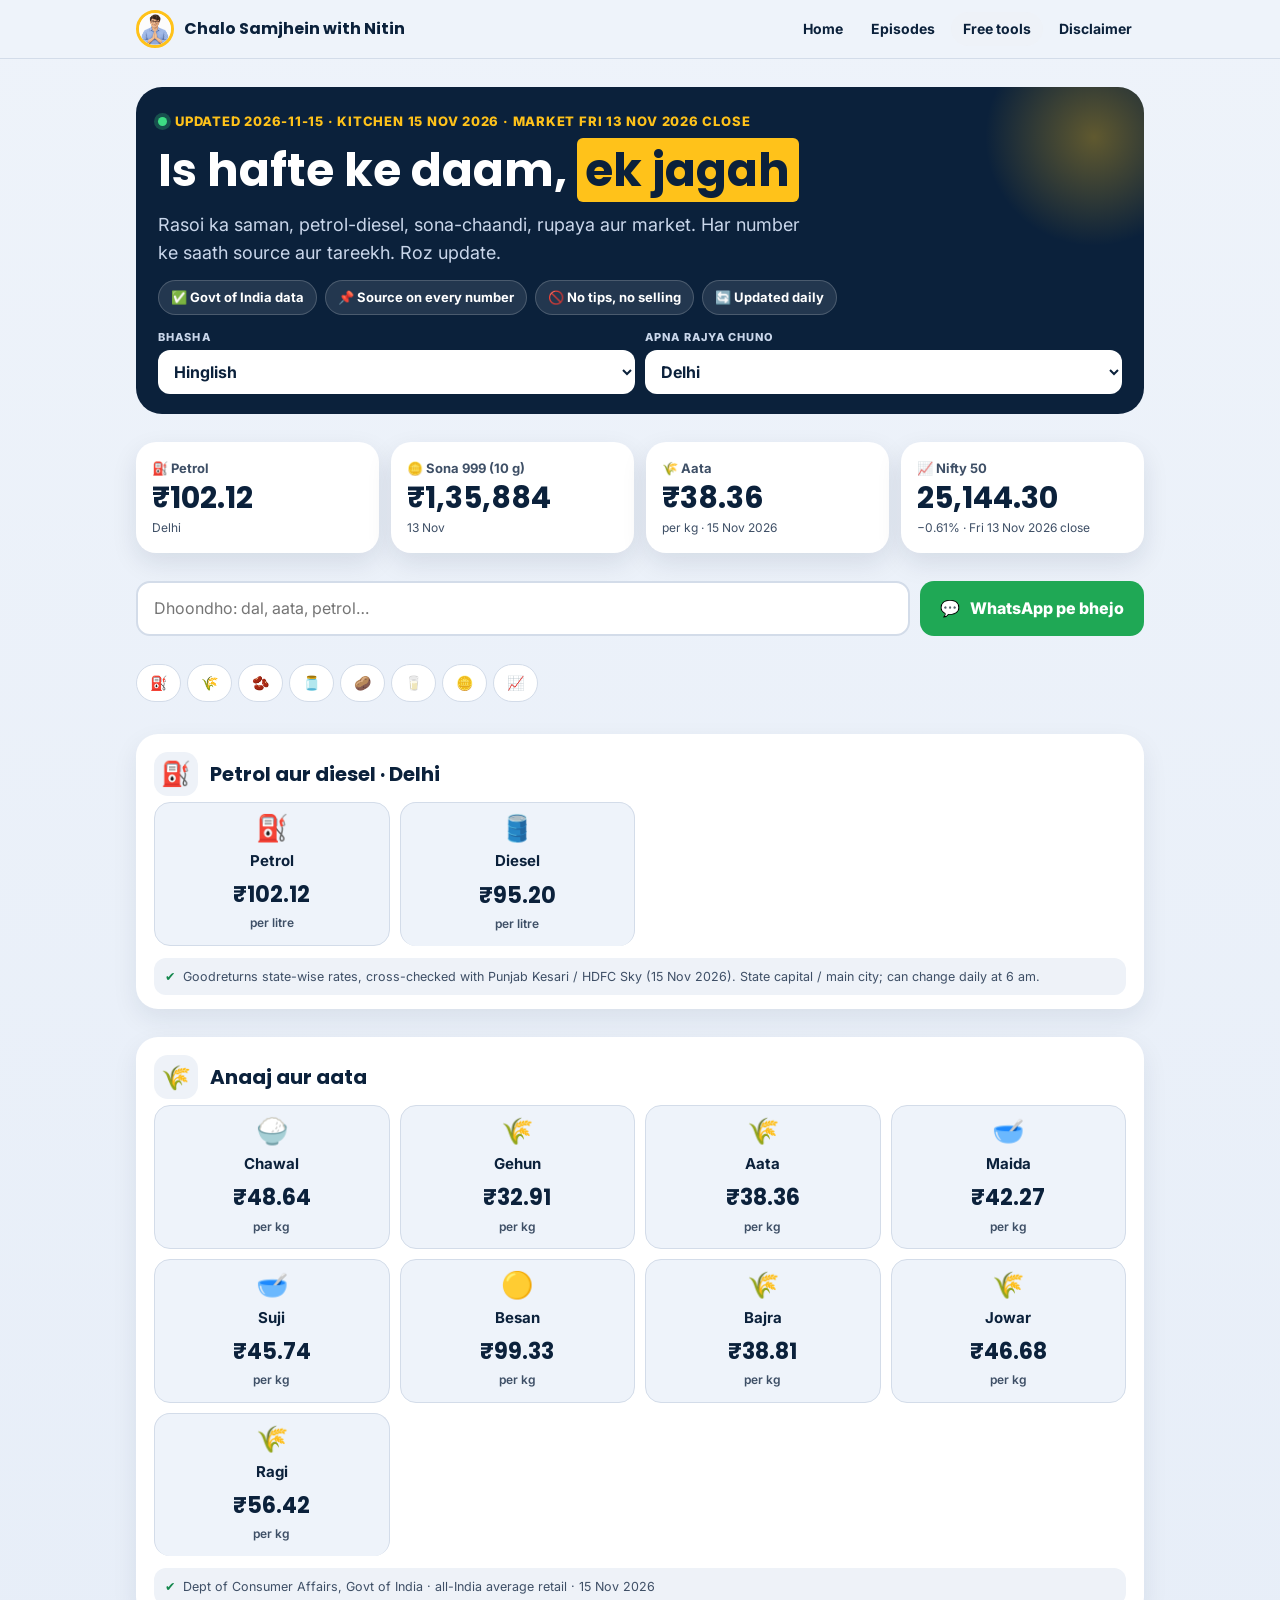
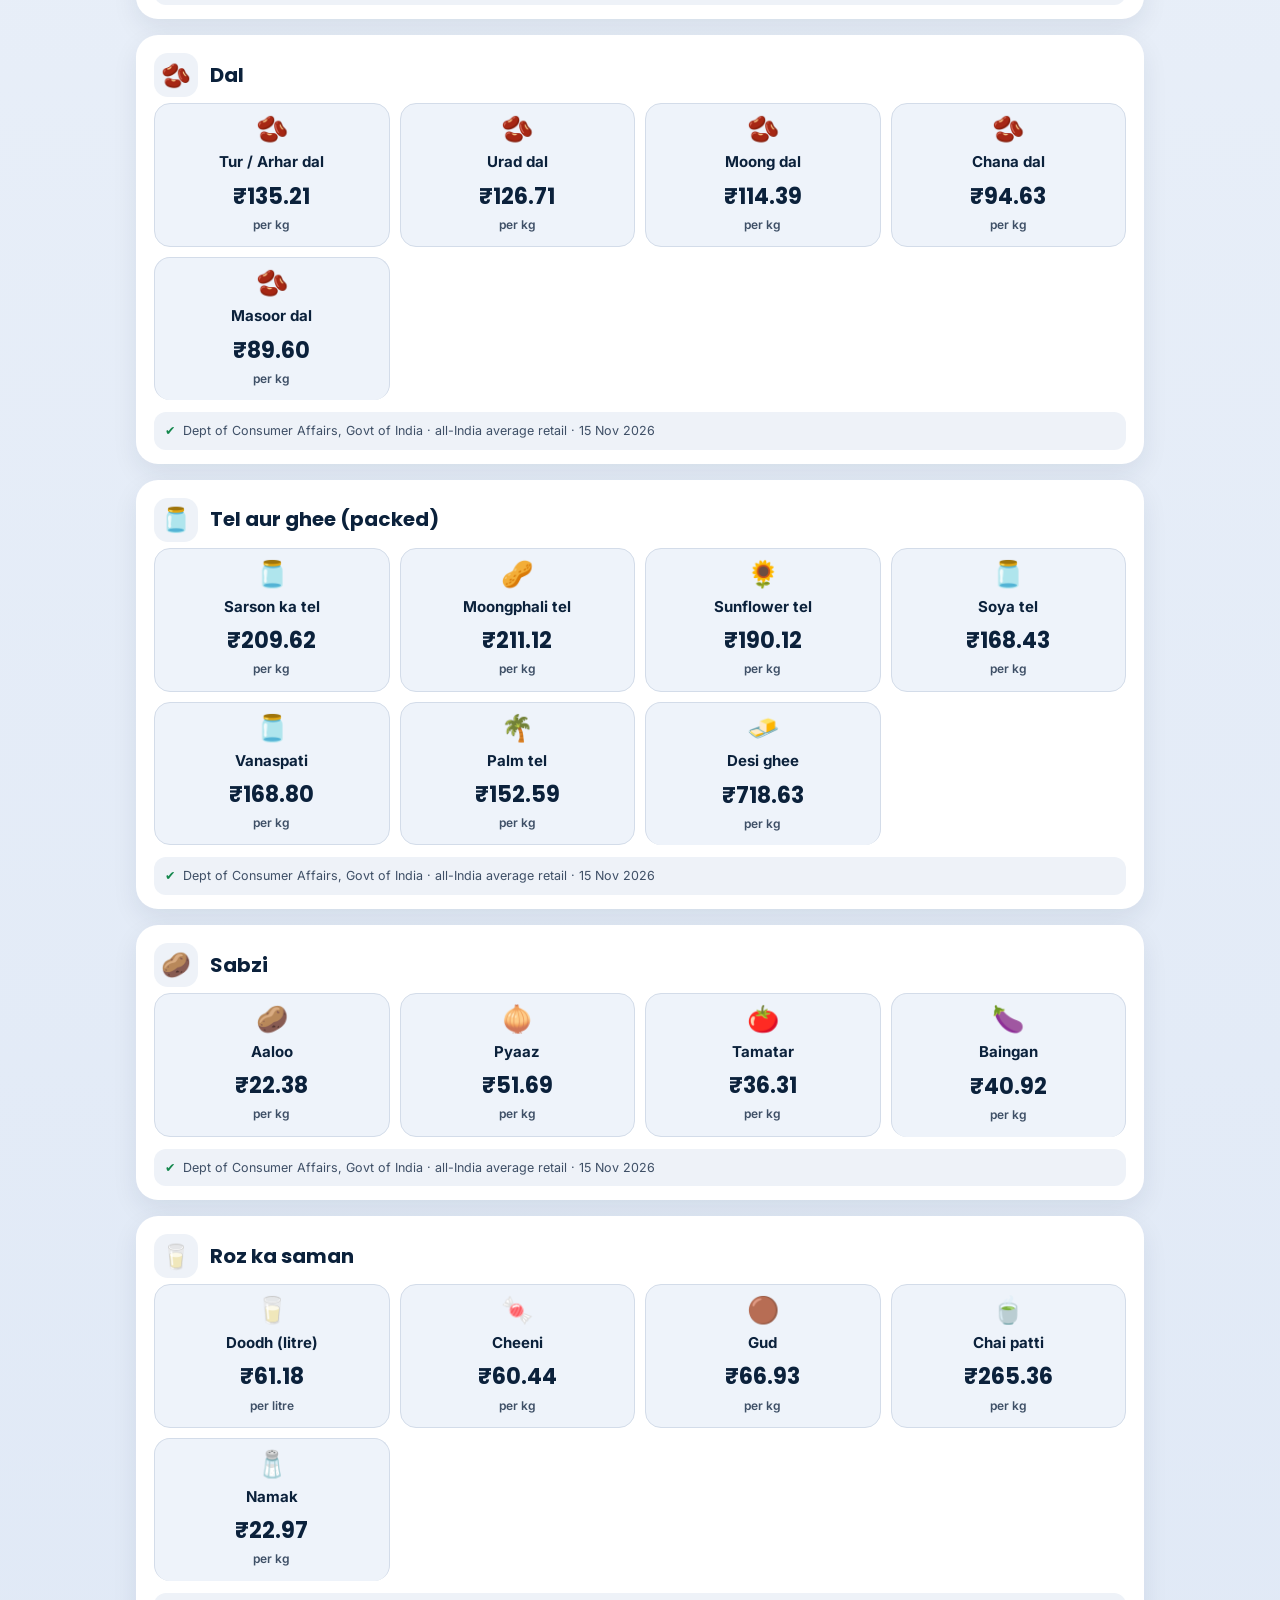
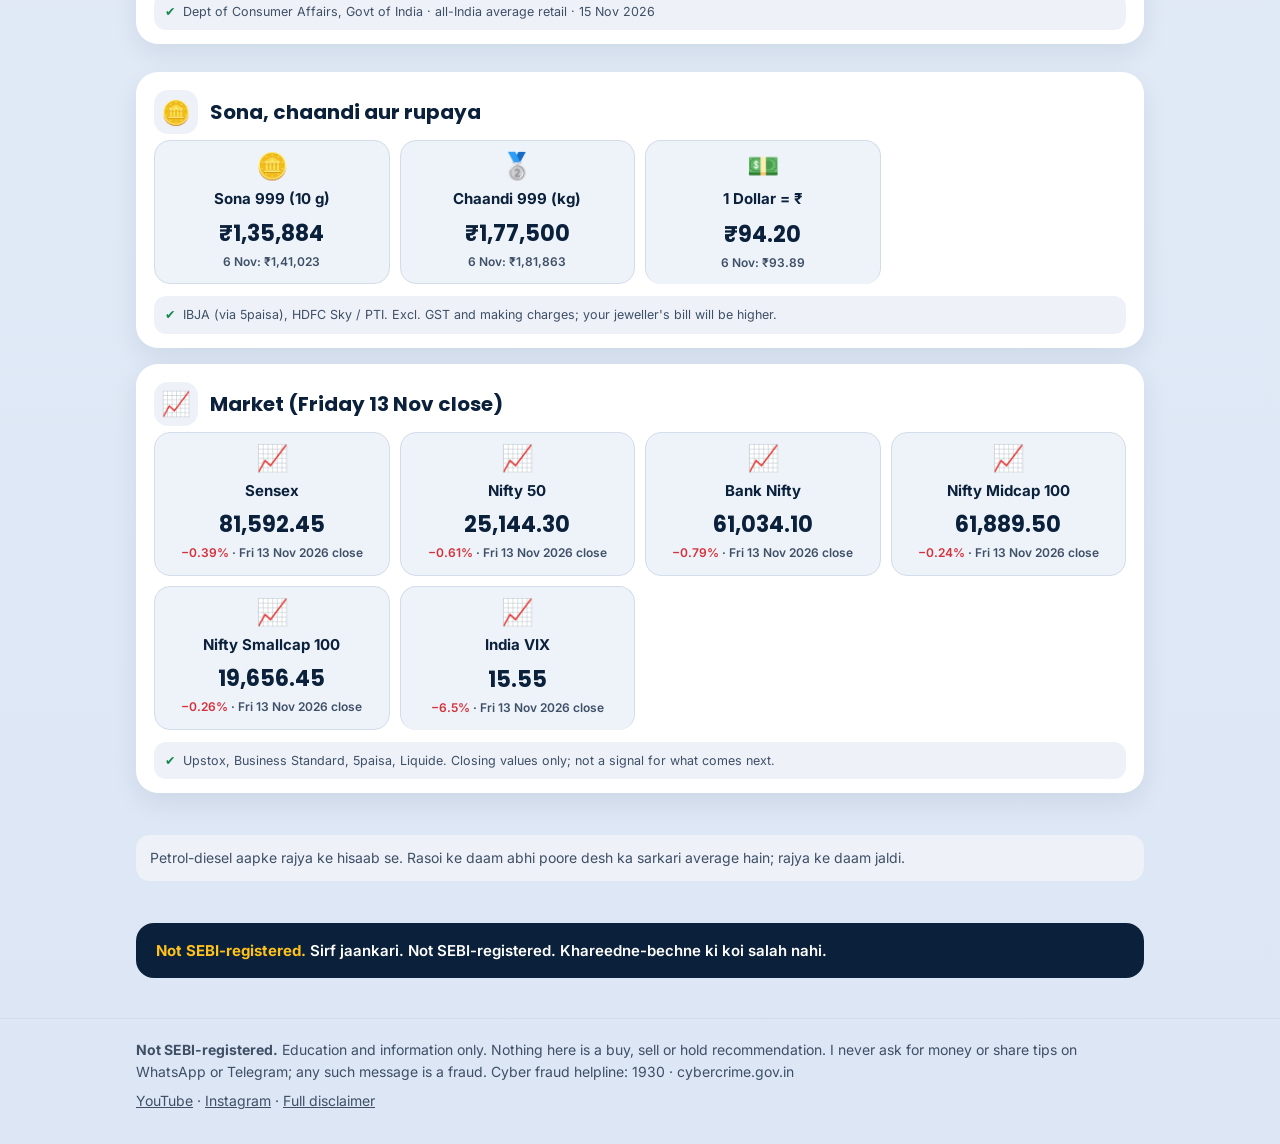
<file: weekly-prices.html>
<!doctype html><html lang="hi-Latn"><head><meta charset="utf-8"><meta name="viewport" content="width=device-width,initial-scale=1,viewport-fit=cover">
<title>Aaj Ke Daam · Chalo Samjhein with Nitin</title>
<meta name="description" content="Rasoi ka saman, dal, tel, sabzi, petrol-diesel (har rajya), sona-chaandi, rupaya aur Sensex-Nifty. Sarkari aur bharosemand source ke saath. 14 bhashaon mein.">
<link rel="stylesheet" href="https://fonts.googleapis.com/css2?family=Poppins:wght@600;700&family=Inter:wght@400;500;600;700;800&display=swap"><link rel="stylesheet" href="style.css"><link rel="icon" href="nitin.png">
<style>
.hero2{background:var(--navy);color:#fff;border-radius:26px;padding:24px 22px 20px;display:flex;flex-direction:column;gap:14px;position:relative;overflow:hidden}
.hero2::after{content:"";position:absolute;right:-60px;top:-60px;width:220px;height:220px;border-radius:50%;background:radial-gradient(circle,rgba(255,194,26,.35),transparent 70%)}
.hero2 h1{color:#fff;font-size:clamp(28px,6vw,46px)}
.hero2 h1 em{background:var(--gold);color:var(--navy)}
.hero2 .lede{color:#C9D6EA}
.upd{display:inline-flex;align-items:center;gap:8px;font-weight:800;font-size:13px;color:var(--gold);letter-spacing:.06em;text-transform:uppercase}
.upd i{width:9px;height:9px;border-radius:50%;background:#3DDC84;box-shadow:0 0 0 4px rgba(61,220,132,.25)}
.trust{display:flex;flex-wrap:wrap;gap:8px;position:relative;z-index:1}
.trust span{background:rgba(255,255,255,.1);border:1px solid rgba(255,255,255,.18);border-radius:999px;padding:6px 12px;font-size:13px;font-weight:700}
.pick{display:grid;grid-template-columns:1fr 1fr;gap:10px;position:relative;z-index:1}
.pick label{display:flex;flex-direction:column;gap:4px;font-size:11px;font-weight:800;letter-spacing:.1em;text-transform:uppercase;color:#C9D6EA;min-width:0}
.pick select{font:inherit;font-size:16px;font-weight:700;letter-spacing:0;text-transform:none;padding:11px 12px;border-radius:12px;border:0;background:#fff;color:#0B213B;min-width:0;width:100%}
.tiles{display:grid;grid-template-columns:repeat(2,1fr);gap:12px}
@media(min-width:820px){.tiles{grid-template-columns:repeat(4,1fr)}}
.tile{background:var(--card);border-radius:20px;padding:16px;box-shadow:0 10px 26px rgba(11,33,59,.10);display:flex;flex-direction:column;gap:4px;min-width:0}
.tile .k{font-size:13px;font-weight:700;color:var(--muted);display:flex;gap:6px;align-items:center}
.tile .v{font-family:var(--display);font-size:clamp(22px,5vw,30px);font-weight:700;font-variant-numeric:tabular-nums;line-height:1.1}
.tile .s{font-size:12px;color:var(--muted)}
.tools{display:flex;gap:10px;flex-wrap:wrap}
.tools input{flex:1 1 220px;min-width:0;font:inherit;font-size:16px;padding:13px 16px;border-radius:14px;border:2px solid var(--line);background:var(--card);color:var(--ink)}
.tools input:focus-visible{outline:3px solid var(--gold);outline-offset:1px}
.wa{background:#1FA855;color:#fff}
.jump{display:flex;gap:6px;overflow-x:auto;padding-bottom:4px;scrollbar-width:none}
.jump a{flex:0 0 auto;text-decoration:none;font-weight:700;font-size:14px;padding:7px 13px;border-radius:999px;background:var(--card);border:1px solid var(--line)}
.blk{background:var(--card);border-radius:22px;padding:18px 18px 14px;box-shadow:0 10px 26px rgba(11,33,59,.08);display:flex;flex-direction:column;gap:6px;scroll-margin-top:84px;min-width:0}
.bh{display:flex;align-items:center;gap:12px}
.bh .ic{width:44px;height:44px;border-radius:14px;display:grid;place-items:center;font-size:24px;background:var(--chip);flex:0 0 auto}
.bh h2{font-size:20px}
.bh .u{margin-left:auto;font-size:12px;font-weight:800;color:var(--muted);white-space:nowrap}
.row{display:flex;align-items:center;gap:10px;padding:11px 2px;border-bottom:1px dashed var(--line)}
.row:last-of-type{border-bottom:0}
.row .n{flex:1;min-width:0;font-weight:700}
.row .n small{display:block;font-weight:500;color:var(--muted);font-size:12.5px}
.row .p{font-family:var(--display);font-weight:700;font-size:19px;font-variant-numeric:tabular-nums;white-space:nowrap}
.row .c{font-size:13px;font-weight:700;white-space:nowrap}
.cards{display:grid;grid-template-columns:repeat(2,1fr);gap:10px}
@media(min-width:620px){.cards{grid-template-columns:repeat(3,1fr)}}
@media(min-width:900px){.cards{grid-template-columns:repeat(4,1fr)}}
.ic2{background:var(--bg);border:1px solid var(--line);border-radius:16px;padding:12px;display:flex;flex-direction:column;gap:2px;min-width:0}
.ic2 .e{font-size:26px;line-height:1}
.ic2 .n{font-weight:700;font-size:15px;margin-top:6px;overflow-wrap:anywhere}
.ic2 .n small{display:block;font-weight:500;color:var(--muted);font-size:12px}
.ic2 .p{font-family:var(--display);font-weight:700;font-size:22px;font-variant-numeric:tabular-nums;margin-top:4px}
.ic2 .x{font-size:12px;color:var(--muted);font-weight:600}
.verified{display:flex;gap:8px;align-items:flex-start;background:var(--chip);border-radius:12px;padding:9px 11px;font-size:12.5px;color:var(--muted);margin-top:6px}
.verified b{color:var(--green)}
.up{color:var(--green)}.dn{color:var(--red)}
.grid2{display:grid;grid-template-columns:1fr;gap:16px}
@media(min-width:820px){.grid2{grid-template-columns:1fr 1fr}}
.how{display:grid;grid-template-columns:repeat(auto-fit,minmax(200px,1fr));gap:12px}
.how div{background:var(--card);border-radius:18px;padding:16px;box-shadow:0 8px 20px rgba(11,33,59,.06)}
.how b{display:block;font-family:var(--display);margin-bottom:4px}
.how span{color:var(--muted);font-size:14px}
.note{background:var(--chip);border-radius:14px;padding:12px 14px;font-size:14px;color:var(--muted)}
.empty{display:none;color:var(--muted);font-weight:600}
main[dir=rtl] .bh .u{margin-left:0;margin-right:auto}
</style></head><body>
<nav class="top" aria-label="Main"><div class="in"><a class="brand" href="./"><img src="nitin.png" alt="">Chalo Samjhein with Nitin</a><div class="links"><a href="./">Home</a><a href="episodes.html">Episodes</a><a href="tools.html" aria-current="page">Free tools</a><a href="disclaimer.html">Disclaimer</a></div></div></nav>
<main class="in">
<section class="hero2">
<span class="upd"><i></i><span id="upd">Updated</span></span>
<h1 id="h1"></h1>
<p class="lede" data-u="lede"></p>
<div class="trust"><span>✅ Govt of India data</span><span>📌 Source on every number</span><span>🚫 No tips, no selling</span><span>🔄 Updated daily</span></div>
<div class="pick"><label><span data-u="lang"></span><select id="lang"></select></label><label><span data-u="state"></span><select id="st"></select></label></div>
</section>
<section class="tiles" id="tiles"></section>
<div class="tools"><input id="q" type="search"><a class="btn wa" id="wa" href="#" target="_blank" rel="noopener"><span aria-hidden="true">💬</span><span data-u="wa"></span></a></div>
<nav class="jump" aria-label="Sections"><a href="#fuel">⛽</a><a href="#anaaj">🌾</a><a href="#dal">🫘</a><a href="#tel">🫙</a><a href="#sabzi">🥔</a><a href="#roz">🥛</a><a href="#sona">🪙</a><a href="#market">📈</a></nav>
<p class="empty" id="none">—</p>
<section class="blk" id="fuel"><div class="bh"><span class="ic">⛽</span><h2><span data-u="fuel"></span> · <span id="stname"></span></h2></div><div id="fuelb"></div>
<div class="verified"><b>✔</b><span id="fuelsrc"></span></div></section>
<div id="kit" style="display:flex;flex-direction:column;gap:16px"></div>
<div style="display:flex;flex-direction:column;gap:16px">
<section class="blk" id="sona"><div class="bh"><span class="ic">🪙</span><h2 data-u="sona"></h2></div><div id="sonab"></div>
<div class="verified"><b>✔</b><span>IBJA (via 5paisa), HDFC Sky / PTI. Excl. GST and making charges; your jeweller's bill will be higher.</span></div></section>
<section class="blk" id="market"><div class="bh"><span class="ic">📈</span><h2 data-u="market"></h2></div><div id="marketb"></div>
<div class="verified"><b>✔</b><span>Upstox, Business Standard, 5paisa, Liquide. Closing values only; not a signal for what comes next.</span></div></section>
</div>
<p class="note" data-u="stnote"></p>
<div class="disc"><b>Not SEBI-registered.</b> <span data-u="disc"></span></div>
</main>
<footer><div class="in"><span><b>Not SEBI-registered.</b> Education and information only. Nothing here is a buy, sell or hold recommendation. I never ask for money or share tips on WhatsApp or Telegram; any such message is a fraud. Cyber fraud helpline: 1930 · cybercrime.gov.in</span><span><a href="https://www.youtube.com/@ChaloSamjheinWithNitin" target="_blank" rel="noopener">YouTube</a> · <a href="https://www.instagram.com/chalosamjheinwithnitin/" target="_blank" rel="noopener">Instagram</a> · <a href="disclaimer.html">Full disclaimer</a></span></div></footer>
<script>
const I={"L": ["hing", "en", "hi", "bn", "mr", "te", "ta", "gu", "kn", "ml", "pa", "or", "as", "ur"], "LN": {"hing": "Hinglish", "en": "English", "hi": "हिन्दी", "bn": "বাংলা", "mr": "मराठी", "te": "తెలుగు", "ta": "தமிழ்", "gu": "ગુજરાતી", "kn": "ಕನ್ನಡ", "ml": "മലയാളം", "pa": "ਪੰਜਾਬੀ", "or": "ଓଡ଼ିଆ", "as": "অসমীয়া", "ur": "اردو"}, "I": {"rice": {"hing": "Chawal", "en": "Rice", "hi": "चावल", "bn": "চাল", "mr": "तांदूळ", "te": "బియ్యం", "ta": "அரிசி", "gu": "ચોખા", "kn": "ಅಕ್ಕಿ", "ml": "അരി", "pa": "ਚੌਲ", "or": "ଚାଉଳ", "as": "চাউল", "ur": "چاول"}, "wheat": {"hing": "Gehun", "en": "Wheat", "hi": "गेहूं", "bn": "গম", "mr": "गहू", "te": "గోధుమలు", "ta": "கோதுமை", "gu": "ઘઉં", "kn": "ಗೋಧಿ", "ml": "ഗോതമ്പ്", "pa": "ਕਣਕ", "or": "ଗହମ", "as": "ঘেঁহু", "ur": "گندم"}, "atta": {"hing": "Aata", "en": "Atta (wheat flour)", "hi": "आटा", "bn": "আটা", "mr": "कणीक (आटा)", "te": "గోధుమ పిండి", "ta": "கோதுமை மாவு", "gu": "ઘઉંનો લોટ", "kn": "ಗೋಧಿ ಹಿಟ್ಟು", "ml": "ആട്ട", "pa": "ਆਟਾ", "or": "ଅଟା", "as": "আটা", "ur": "آٹا"}, "maida": {"hing": "Maida", "en": "Maida (refined flour)", "hi": "मैदा", "bn": "ময়দা", "mr": "मैदा", "te": "మైదా", "ta": "மைதா", "gu": "મેંદો", "kn": "ಮೈದಾ", "ml": "മൈദ", "pa": "ਮੈਦਾ", "or": "ମଇଦା", "as": "ময়দা", "ur": "میدہ"}, "suji": {"hing": "Suji", "en": "Suji (semolina)", "hi": "सूजी", "bn": "সুজি", "mr": "रवा", "te": "రవ్వ", "ta": "ரவை", "gu": "સોજી", "kn": "ರವೆ", "ml": "റവ", "pa": "ਸੂਜੀ", "or": "ସୁଜି", "as": "সুজি", "ur": "سوجی"}, "besan": {"hing": "Besan", "en": "Besan (gram flour)", "hi": "बेसन", "bn": "বেসন", "mr": "बेसन", "te": "శనగపిండి", "ta": "கடலை மாவு", "gu": "બેસન", "kn": "ಕಡಲೆ ಹಿಟ್ಟು", "ml": "കടലമാവ്", "pa": "ਵੇਸਣ", "or": "ବେସନ", "as": "বেসন", "ur": "بیسن"}, "bajra": {"hing": "Bajra", "en": "Bajra (pearl millet)", "hi": "बाजरा", "bn": "বাজরা", "mr": "बाजरी", "te": "సజ్జలు", "ta": "கம்பு", "gu": "બાજરી", "kn": "ಸಜ್ಜೆ", "ml": "കമ്പ്", "pa": "ਬਾਜਰਾ", "or": "ବାଜରା", "as": "বাজৰা", "ur": "باجرہ"}, "jowar": {"hing": "Jowar", "en": "Jowar (sorghum)", "hi": "ज्वार", "bn": "জোয়ার", "mr": "ज्वारी", "te": "జొన్నలు", "ta": "சோளம்", "gu": "જુવાર", "kn": "ಜೋಳ", "ml": "ചോളം", "pa": "ਜਵਾਰ", "or": "ଜୁଆର", "as": "জোৱাৰ", "ur": "جوار"}, "ragi": {"hing": "Ragi", "en": "Ragi (finger millet)", "hi": "रागी", "bn": "রাগি", "mr": "नाचणी", "te": "రాగులు", "ta": "கேழ்வரகு", "gu": "રાગી", "kn": "ರಾಗಿ", "ml": "റാഗി", "pa": "ਰਾਗੀ", "or": "ମାଣ୍ଡିଆ", "as": "ৰাগী", "ur": "راگی"}, "tur": {"hing": "Tur / Arhar dal", "en": "Tur / Arhar dal", "hi": "अरहर (तूर) दाल", "bn": "অড়হর ডাল", "mr": "तूर डाळ", "te": "కంది పప్పు", "ta": "துவரம் பருப்பு", "gu": "તુવેર દાળ", "kn": "ತೊಗರಿ ಬೇಳೆ", "ml": "തുവര പരിപ്പ്", "pa": "ਅਰਹਰ ਦਾਲ", "or": "ହରଡ଼ ଡାଲି", "as": "অৰহৰ দাইল", "ur": "ارہر دال"}, "urad": {"hing": "Urad dal", "en": "Urad dal", "hi": "उड़द दाल", "bn": "বিউলির ডাল", "mr": "उडीद डाळ", "te": "మినప్పప్పు", "ta": "உளுத்தம் பருப்பு", "gu": "અડદ દાળ", "kn": "ಉದ್ದಿನ ಬೇಳೆ", "ml": "ഉഴുന്ന് പരിപ്പ്", "pa": "ਮਾਂਹ ਦੀ ਦਾਲ", "or": "ବିରି ଡାଲି", "as": "মাটিমাহ দাইল", "ur": "اڑد دال"}, "moong": {"hing": "Moong dal", "en": "Moong dal", "hi": "मूंग दाल", "bn": "মুগ ডাল", "mr": "मूग डाळ", "te": "పెసరపప్పు", "ta": "பாசிப் பருப்பு", "gu": "મગ દાળ", "kn": "ಹೆಸರು ಬೇಳೆ", "ml": "ചെറുപയർ പരിപ്പ്", "pa": "ਮੂੰਗੀ ਦੀ ਦਾਲ", "or": "ମୁଗ ଡାଲି", "as": "মগু দাইল", "ur": "مونگ دال"}, "chana": {"hing": "Chana dal", "en": "Chana dal (gram dal)", "hi": "चना दाल", "bn": "ছোলার ডাল", "mr": "हरभरा डाळ", "te": "శనగపప్పు", "ta": "கடலைப் பருப்பு", "gu": "ચણા દાળ", "kn": "ಕಡಲೆ ಬೇಳೆ", "ml": "കടല പരിപ്പ്", "pa": "ਛੋਲਿਆਂ ਦੀ ਦਾਲ", "or": "ବୁଟ ଡାଲି", "as": "বুটমাহৰ দাইল", "ur": "چنے کی دال"}, "masoor": {"hing": "Masoor dal", "en": "Masoor dal", "hi": "मसूर दाल", "bn": "মসুর ডাল", "mr": "मसूर डाळ", "te": "మసూర్ పప్పు", "ta": "மசூர் பருப்பு", "gu": "મસૂર દાળ", "kn": "ಮಸೂರ್ ಬೇಳೆ", "ml": "മസൂർ പരിപ്പ്", "pa": "ਮਸਰ ਦੀ ਦਾਲ", "or": "ମସୁର ଡାଲି", "as": "মচুৰ দাইল", "ur": "مسور دال"}, "mustard": {"hing": "Sarson ka tel", "en": "Mustard oil", "hi": "सरसों का तेल", "bn": "সর্ষের তেল", "mr": "मोहरीचे तेल", "te": "ఆవ నూనె", "ta": "கடுகு எண்ணெய்", "gu": "સરસવનું તેલ", "kn": "ಸಾಸಿವೆ ಎಣ್ಣೆ", "ml": "കടുകെണ്ണ", "pa": "ਸਰ੍ਹੋਂ ਦਾ ਤੇਲ", "or": "ସୋରିଷ ତେଲ", "as": "সৰিয়হ তেল", "ur": "سرسوں کا تیل"}, "groundnut": {"hing": "Moongphali tel", "en": "Groundnut oil", "hi": "मूंगफली का तेल", "bn": "বাদাম তেল", "mr": "शेंगदाणा तेल", "te": "వేరుశనగ నూనె", "ta": "கடலை எண்ணெய்", "gu": "સિંગતેલ", "kn": "ಕಡಲೆಕಾಯಿ ಎಣ್ಣೆ", "ml": "നിലക്കടല എണ്ണ", "pa": "ਮੂੰਗਫਲੀ ਦਾ ਤੇਲ", "or": "ଚିନାବାଦାମ ତେଲ", "as": "বাদাম তেল", "ur": "مونگ پھلی کا تیل"}, "sunflower": {"hing": "Sunflower tel", "en": "Sunflower oil", "hi": "सूरजमुखी तेल", "bn": "সূর্যমুখী তেল", "mr": "सूर्यफूल तेल", "te": "పొద్దుతిరుగుడు నూనె", "ta": "சூரியகாந்தி எண்ணெய்", "gu": "સૂર્યમુખી તેલ", "kn": "ಸೂರ್ಯಕಾಂತಿ ಎಣ್ಣೆ", "ml": "സൂര്യകാന്തി എണ്ണ", "pa": "ਸੂਰਜਮੁਖੀ ਤੇਲ", "or": "ସୂର୍ଯ୍ୟମୁଖୀ ତେଲ", "as": "সূৰ্যমুখী তেল", "ur": "سورج مکھی کا تیل"}, "soya": {"hing": "Soya tel", "en": "Soya oil", "hi": "सोयाबीन तेल", "bn": "সয়াবিন তেল", "mr": "सोयाबीन तेल", "te": "సోయా నూనె", "ta": "சோயா எண்ணெய்", "gu": "સોયાબીન તેલ", "kn": "ಸೋಯಾ ಎಣ್ಣೆ", "ml": "സോയ എണ്ണ", "pa": "ਸੋਇਆ ਤੇਲ", "or": "ସୋୟାବିନ ତେଲ", "as": "ছয়াবিন তেল", "ur": "سویا تیل"}, "vanaspati": {"hing": "Vanaspati", "en": "Vanaspati", "hi": "वनस्पति", "bn": "বনস্পতি", "mr": "वनस्पती", "te": "వనస్పతి", "ta": "வனஸ்பதி", "gu": "વનસ્પતિ ઘી", "kn": "ವನಸ್ಪತಿ", "ml": "വനസ്പതി", "pa": "ਵਨਸਪਤੀ", "or": "ବନସ୍ପତି", "as": "বনস্পতি", "ur": "بناسپتی"}, "palm": {"hing": "Palm tel", "en": "Palm oil", "hi": "पाम तेल", "bn": "পাম তেল", "mr": "पाम तेल", "te": "పామాయిల్", "ta": "பாமாயில்", "gu": "પામ તેલ", "kn": "ತಾಳೆ ಎಣ್ಣೆ", "ml": "പാമോയിൽ", "pa": "ਪਾਮ ਤੇਲ", "or": "ପାମ ତେଲ", "as": "পাম তেল", "ur": "پام آئل"}, "ghee": {"hing": "Desi ghee", "en": "Desi ghee", "hi": "देसी घी", "bn": "ঘি", "mr": "तूप", "te": "నెయ్యి", "ta": "நெய்", "gu": "ઘી", "kn": "ತುಪ್ಪ", "ml": "നെയ്യ്", "pa": "ਦੇਸੀ ਘਿਓ", "or": "ଘିଅ", "as": "ঘিউ", "ur": "دیسی گھی"}, "potato": {"hing": "Aaloo", "en": "Potato", "hi": "आलू", "bn": "আলু", "mr": "बटाटा", "te": "బంగాళదుంప", "ta": "உருளைக்கிழங்கு", "gu": "બટાકા", "kn": "ಆಲೂಗಡ್ಡೆ", "ml": "ഉരുളക്കിഴങ്ങ്", "pa": "ਆਲੂ", "or": "ଆଳୁ", "as": "আলু", "ur": "آلو"}, "onion": {"hing": "Pyaaz", "en": "Onion", "hi": "प्याज", "bn": "পেঁয়াজ", "mr": "कांदा", "te": "ఉల్లిపాయ", "ta": "வெங்காயம்", "gu": "ડુંગળી", "kn": "ಈರುಳ್ಳಿ", "ml": "ഉള്ളി", "pa": "ਪਿਆਜ਼", "or": "ପିଆଜ", "as": "পিঁয়াজ", "ur": "پیاز"}, "tomato": {"hing": "Tamatar", "en": "Tomato", "hi": "टमाटर", "bn": "টমেটো", "mr": "टोमॅटो", "te": "టమాటా", "ta": "தக்காளி", "gu": "ટામેટાં", "kn": "ಟೊಮೆಟೊ", "ml": "തക്കാളി", "pa": "ਟਮਾਟਰ", "or": "ଟମାଟୋ", "as": "বিলাহী", "ur": "ٹماٹر"}, "brinjal": {"hing": "Baingan", "en": "Brinjal", "hi": "बैंगन", "bn": "বেগুন", "mr": "वांगी", "te": "వంకాయ", "ta": "கத்தரிக்காய்", "gu": "રીંગણ", "kn": "ಬದನೆಕಾಯಿ", "ml": "വഴുതന", "pa": "ਬੈਂਗਣ", "or": "ବାଇଗଣ", "as": "বেঙেনা", "ur": "بینگن"}, "milk": {"hing": "Doodh (litre)", "en": "Milk (per litre)", "hi": "दूध (लीटर)", "bn": "দুধ (লিটার)", "mr": "दूध (लिटर)", "te": "పాలు (లీటర్)", "ta": "பால் (லிட்டர்)", "gu": "દૂધ (લિટર)", "kn": "ಹಾಲು (ಲೀಟರ್)", "ml": "പാൽ (ലിറ്റർ)", "pa": "ਦੁੱਧ (ਲੀਟਰ)", "or": "କ୍ଷୀର (ଲିଟର)", "as": "গাখীৰ (লিটাৰ)", "ur": "دودھ (لیٹر)"}, "sugar": {"hing": "Cheeni", "en": "Sugar", "hi": "चीनी", "bn": "চিনি", "mr": "साखर", "te": "చక్కెర", "ta": "சர்க்கரை", "gu": "ખાંડ", "kn": "ಸಕ್ಕರೆ", "ml": "പഞ്ചസാര", "pa": "ਖੰਡ", "or": "ଚିନି", "as": "চেনী", "ur": "چینی"}, "gur": {"hing": "Gud", "en": "Jaggery (gur)", "hi": "गुड़", "bn": "গুড়", "mr": "गूळ", "te": "బెల్లం", "ta": "வெல்லம்", "gu": "ગોળ", "kn": "ಬೆಲ್ಲ", "ml": "ശർക്കര", "pa": "ਗੁੜ", "or": "ଗୁଡ଼", "as": "গুৰ", "ur": "گڑ"}, "tea": {"hing": "Chai patti", "en": "Tea (loose)", "hi": "चाय पत्ती", "bn": "চা পাতা", "mr": "चहा पावडर", "te": "టీ పొడి", "ta": "தேயிலை", "gu": "ચા", "kn": "ಚಹಾ ಪುಡಿ", "ml": "തേയില", "pa": "ਚਾਹ ਪੱਤੀ", "or": "ଚା ପତି", "as": "চাহপাত", "ur": "چائے کی پتی"}, "salt": {"hing": "Namak", "en": "Salt (iodised)", "hi": "नमक", "bn": "লবণ", "mr": "मीठ", "te": "ఉప్పు", "ta": "உப்பு", "gu": "મીઠું", "kn": "ಉಪ್ಪು", "ml": "ഉപ്പ്", "pa": "ਲੂਣ", "or": "ଲୁଣ", "as": "নিমখ", "ur": "نمک"}, "gold": {"hing": "Sona 999 (10 g)", "en": "Gold 999 (10 g)", "hi": "सोना 999 (10 ग्राम)", "bn": "সোনা 999 (10 গ্রাম)", "mr": "सोने 999 (10 ग्रॅम)", "te": "బంగారం 999 (10 గ్రా)", "ta": "தங்கம் 999 (10 கி)", "gu": "સોનું 999 (10 ગ્રામ)", "kn": "ಚಿನ್ನ 999 (10 ಗ್ರಾಂ)", "ml": "സ്വർണം 999 (10 ഗ്രാം)", "pa": "ਸੋਨਾ 999 (10 ਗ੍ਰਾਮ)", "or": "ସୁନା 999 (10 ଗ୍ରାମ)", "as": "সোণ 999 (10 গ্ৰাম)", "ur": "سونا 999 (10 گرام)"}, "silver": {"hing": "Chaandi 999 (kg)", "en": "Silver 999 (kg)", "hi": "चांदी 999 (किलो)", "bn": "রুপো 999 (কেজি)", "mr": "चांदी 999 (किलो)", "te": "వెండి 999 (కిలో)", "ta": "வெள்ளி 999 (கிலோ)", "gu": "ચાંદી 999 (કિલો)", "kn": "ಬೆಳ್ಳಿ 999 (ಕೆಜಿ)", "ml": "വെള്ളി 999 (കിലോ)", "pa": "ਚਾਂਦੀ 999 (ਕਿਲੋ)", "or": "ରୁପା 999 (କିଲୋ)", "as": "ৰূপ 999 (কেজি)", "ur": "چاندی 999 (کلو)"}, "usd": {"hing": "1 Dollar = ₹", "en": "1 US dollar = ₹", "hi": "1 डॉलर = ₹", "bn": "1 ডলার = ₹", "mr": "1 डॉलर = ₹", "te": "1 డాలర్ = ₹", "ta": "1 டாலர் = ₹", "gu": "1 ડોલર = ₹", "kn": "1 ಡಾಲರ್ = ₹", "ml": "1 ഡോളർ = ₹", "pa": "1 ਡਾਲਰ = ₹", "or": "1 ଡଲାର = ₹", "as": "1 ডলাৰ = ₹", "ur": "1 ڈالر = ₹"}, "petrol": {"hing": "Petrol", "en": "Petrol", "hi": "पेट्रोल", "bn": "পেট্রোল", "mr": "पेट्रोल", "te": "పెట్రోల్", "ta": "பெட்ரோல்", "gu": "પેટ્રોલ", "kn": "ಪೆಟ್ರೋಲ್", "ml": "പെട്രോൾ", "pa": "ਪੈਟਰੋਲ", "or": "ପେଟ୍ରୋଲ", "as": "পেট্ৰ’ল", "ur": "پیٹرول"}, "diesel": {"hing": "Diesel", "en": "Diesel", "hi": "डीज़ल", "bn": "ডিজেল", "mr": "डिझेल", "te": "డీజిల్", "ta": "டீசல்", "gu": "ડીઝલ", "kn": "ಡೀಸೆಲ್", "ml": "ഡീസൽ", "pa": "ਡੀਜ਼ਲ", "or": "ଡିଜେଲ", "as": "ডিজেল", "ur": "ڈیزل"}}, "U": {"title": {"hing": "Is hafte ke daam, ek jagah", "en": "This week’s prices, in one place", "hi": "इस हफ्ते के दाम, एक जगह", "bn": "এই সপ্তাহের দাম, এক জায়গায়", "mr": "या आठवड्याचे भाव, एकाच ठिकाणी", "te": "ఈ వారం ధరలు, ఒకే చోట", "ta": "இந்த வார விலைகள், ஒரே இடத்தில்", "gu": "આ અઠવાડિયાના ભાવ, એક જગ્યાએ", "kn": "ಈ ವಾರದ ಬೆಲೆಗಳು, ಒಂದೇ ಕಡೆ", "ml": "ഈ ആഴ്ചയിലെ വിലകൾ, ഒരിടത്ത്", "pa": "ਇਸ ਹਫ਼ਤੇ ਦੇ ਭਾਅ, ਇੱਕ ਥਾਂ", "or": "ଏହି ସପ୍ତାହର ଦର, ଗୋଟିଏ ସ୍ଥାନରେ", "as": "এই সপ্তাহৰ দাম, এক ঠাইত", "ur": "اس ہفتے کے دام، ایک جگہ"}, "lede": {"hing": "Rasoi ka saman, petrol-diesel, sona-chaandi, rupaya aur market. Har number ke saath source aur tareekh. Roz update.", "en": "Kitchen items, petrol-diesel, gold-silver, rupee and market. Every number with its source and date. Updated daily.", "hi": "रसोई का सामान, पेट्रोल-डीज़ल, सोना-चांदी, रुपया और मार्केट। हर नंबर के साथ स्रोत और तारीख। रोज़ अपडेट।", "bn": "রান্নাঘরের জিনিস, পেট্রোল-ডিজেল, সোনা-রুপো, টাকা আর বাজার। প্রতিটি সংখ্যার সঙ্গে সূত্র ও তারিখ। প্রতিদিন আপডেট।", "mr": "स्वयंपाकघरातील वस्तू, पेट्रोल-डिझेल, सोने-चांदी, रुपया आणि बाजार. प्रत्येक आकड्यासोबत स्रोत आणि तारीख. दररोज अपडेट.", "te": "వంటింటి సరుకులు, పెట్రోల్-డీజిల్, బంగారం-వెండి, రూపాయి, మార్కెట్. ప్రతి సంఖ్యకు మూలం, తేదీ. ప్రతిరోజూ అప్‌డేట్.", "ta": "சமையலறை பொருட்கள், பெட்ரோல்-டீசல், தங்கம்-வெள்ளி, ரூபாய், சந்தை. ஒவ்வொரு எண்ணுக்கும் ஆதாரம், தேதி. தினமும் புதுப்பிப்பு.", "gu": "રસોડાની વસ્તુઓ, પેટ્રોલ-ડીઝલ, સોનું-ચાંદી, રૂપિયો અને બજાર. દરેક આંકડા સાથે સ્રોત અને તારીખ. દરરોજ અપડેટ.", "kn": "ಅಡುಗೆಮನೆ ವಸ್ತುಗಳು, ಪೆಟ್ರೋಲ್-ಡೀಸೆಲ್, ಚಿನ್ನ-ಬೆಳ್ಳಿ, ರೂಪಾಯಿ ಮತ್ತು ಮಾರುಕಟ್ಟೆ. ಪ್ರತಿ ಸಂಖ್ಯೆಗೆ ಮೂಲ ಮತ್ತು ದಿನಾಂಕ. ಪ್ರತಿದಿನ ಅಪ್‌ಡೇಟ್.", "ml": "അടുക്കള സാധനങ്ങൾ, പെട്രോൾ-ഡീസൽ, സ്വർണം-വെള്ളി, രൂപ, വിപണി. ഓരോ സംഖ്യയ്ക്കും ഉറവിടവും തീയതിയും. ദിവസവും പുതുക്കും.", "pa": "ਰਸੋਈ ਦਾ ਸਮਾਨ, ਪੈਟਰੋਲ-ਡੀਜ਼ਲ, ਸੋਨਾ-ਚਾਂਦੀ, ਰੁਪਿਆ ਤੇ ਬਾਜ਼ਾਰ। ਹਰ ਅੰਕੜੇ ਨਾਲ ਸਰੋਤ ਤੇ ਤਾਰੀਖ। ਰੋਜ਼ ਅਪਡੇਟ।", "or": "ରୋଷେଇ ସାମଗ୍ରୀ, ପେଟ୍ରୋଲ-ଡିଜେଲ, ସୁନା-ରୁପା, ଟଙ୍କା ଓ ବଜାର। ପ୍ରତ୍ୟେକ ସଂଖ୍ୟା ସହ ଉତ୍ସ ଓ ତାରିଖ। ପ୍ରତିଦିନ ଅପଡେଟ।", "as": "পাকঘৰৰ সামগ্ৰী, পেট্ৰ’ল-ডিজেল, সোণ-ৰূপ, টকা আৰু বজাৰ। প্ৰতিটো সংখ্যাৰ লগত উৎস আৰু তাৰিখ। প্ৰতিদিনে আপডেট।", "ur": "رسوئی کا سامان، پیٹرول-ڈیزل، سونا-چاندی، روپیہ اور مارکیٹ۔ ہر نمبر کے ساتھ ذریعہ اور تاریخ۔ روزانہ اپڈیٹ۔"}, "anaaj": {"hing": "Anaaj aur aata", "en": "Grains and flour", "hi": "अनाज और आटा", "bn": "শস্য ও আটা", "mr": "धान्य आणि पीठ", "te": "ధాన్యాలు, పిండి", "ta": "தானியங்கள், மாவு", "gu": "અનાજ અને લોટ", "kn": "ಧಾನ್ಯ ಮತ್ತು ಹಿಟ್ಟು", "ml": "ധാന്യങ്ങളും മാവും", "pa": "ਅਨਾਜ ਤੇ ਆਟਾ", "or": "ଶସ୍ୟ ଓ ଅଟା", "as": "শস্য আৰু আটা", "ur": "اناج اور آٹا"}, "dal": {"hing": "Dal", "en": "Pulses (dal)", "hi": "दाल", "bn": "ডাল", "mr": "डाळी", "te": "పప్పులు", "ta": "பருப்பு", "gu": "દાળ", "kn": "ಬೇಳೆ", "ml": "പരിപ്പ്", "pa": "ਦਾਲਾਂ", "or": "ଡାଲି", "as": "দাইল", "ur": "دالیں"}, "tel": {"hing": "Tel aur ghee (packed)", "en": "Oil and ghee (packed)", "hi": "तेल और घी (पैक्ड)", "bn": "তেল ও ঘি (প্যাকেট)", "mr": "तेल आणि तूप (पॅक)", "te": "నూనె, నెయ్యి (ప్యాక్)", "ta": "எண்ணெய், நெய் (பேக்)", "gu": "તેલ અને ઘી (પેક)", "kn": "ಎಣ್ಣೆ ಮತ್ತು ತುಪ್ಪ (ಪ್ಯಾಕ್)", "ml": "എണ്ണയും നെയ്യും (പാക്ക്)", "pa": "ਤੇਲ ਤੇ ਘਿਓ (ਪੈਕ)", "or": "ତେଲ ଓ ଘିଅ (ପ୍ୟାକ)", "as": "তেল আৰু ঘিউ (পেকেট)", "ur": "تیل اور گھی (پیکڈ)"}, "sabzi": {"hing": "Sabzi", "en": "Vegetables", "hi": "सब्ज़ी", "bn": "সবজি", "mr": "भाजीपाला", "te": "కూరగాయలు", "ta": "காய்கறிகள்", "gu": "શાકભાજી", "kn": "ತರಕಾರಿ", "ml": "പച്ചക്കറി", "pa": "ਸਬਜ਼ੀਆਂ", "or": "ପନିପରିବା", "as": "শাক-পাচলি", "ur": "سبزیاں"}, "roz": {"hing": "Roz ka saman", "en": "Daily essentials", "hi": "रोज़ का सामान", "bn": "রোজকার জিনিস", "mr": "रोजच्या वस्तू", "te": "రోజువారీ సరుకులు", "ta": "தினசரி பொருட்கள்", "gu": "રોજની વસ્તુઓ", "kn": "ದಿನನಿತ್ಯದ ವಸ್ತುಗಳು", "ml": "ദൈനംദിന സാധനങ്ങൾ", "pa": "ਰੋਜ਼ ਦਾ ਸਮਾਨ", "or": "ଦୈନନ୍ଦିନ ସାମଗ୍ରୀ", "as": "দৈনন্দিন সামগ্ৰী", "ur": "روز کا سامان"}, "fuel": {"hing": "Petrol aur diesel", "en": "Petrol and diesel", "hi": "पेट्रोल और डीज़ल", "bn": "পেট্রোল ও ডিজেল", "mr": "पेट्रोल आणि डिझेल", "te": "పెట్రోల్, డీజిల్", "ta": "பெட்ரோல், டீசல்", "gu": "પેટ્રોલ અને ડીઝલ", "kn": "ಪೆಟ್ರೋಲ್ ಮತ್ತು ಡೀಸೆಲ್", "ml": "പെട്രോളും ഡീസലും", "pa": "ਪੈਟਰੋਲ ਤੇ ਡੀਜ਼ਲ", "or": "ପେଟ୍ରୋଲ ଓ ଡିଜେଲ", "as": "পেট্ৰ’ল আৰু ডিজেল", "ur": "پیٹرول اور ڈیزل"}, "sona": {"hing": "Sona, chaandi aur rupaya", "en": "Gold, silver and rupee", "hi": "सोना, चांदी और रुपया", "bn": "সোনা, রুপো ও টাকা", "mr": "सोने, चांदी आणि रुपया", "te": "బంగారం, వెండి, రూపాయి", "ta": "தங்கம், வெள்ளி, ரூபாய்", "gu": "સોનું, ચાંદી અને રૂપિયો", "kn": "ಚಿನ್ನ, ಬೆಳ್ಳಿ ಮತ್ತು ರೂಪಾಯಿ", "ml": "സ്വർണം, വെള്ളി, രൂപ", "pa": "ਸੋਨਾ, ਚਾਂਦੀ ਤੇ ਰੁਪਿਆ", "or": "ସୁନା, ରୁପା ଓ ଟଙ୍କା", "as": "সোণ, ৰূপ আৰু টকা", "ur": "سونا، چاندی اور روپیہ"}, "market": {"hing": "Market (Friday 13 Nov close)", "en": "Market (Friday 13 Nov close)", "hi": "मार्केट (शुक्रवार 13 नवंबर क्लोज़)", "bn": "বাজার (শুক্রবার 13 নভেম্বর ক্লোজ)", "mr": "बाजार (शुक्रवार 13 नोव्हेंबर बंद)", "te": "మార్కెట్ (శుక్రవారం 13 నవం. ముగింపు)", "ta": "சந்தை (வெள்ளி 13 நவ. முடிவு)", "gu": "બજાર (શુક્રવાર 13 નવે. બંધ)", "kn": "ಮಾರುಕಟ್ಟೆ (ಶುಕ್ರವಾರ 13 ನವೆಂ. ಮುಕ್ತಾಯ)", "ml": "വിപണി (വെള്ളി 13 നവം. ക്ലോസ്)", "pa": "ਬਾਜ਼ਾਰ (ਸ਼ੁੱਕਰਵਾਰ 13 ਨਵੰ. ਬੰਦ)", "or": "ବଜାର (ଶୁକ୍ରବାର 13 ନଭେ. ବନ୍ଦ)", "as": "বজাৰ (শুক্ৰবাৰ 13 নৱে. বন্ধ)", "ur": "مارکیٹ (جمعہ 13 نومبر کلوز)"}, "item": {"hing": "Cheez", "en": "Item", "hi": "चीज़", "bn": "জিনিস", "mr": "वस्तू", "te": "వస్తువు", "ta": "பொருள்", "gu": "વસ્તુ", "kn": "ವಸ್ತು", "ml": "സാധനം", "pa": "ਚੀਜ਼", "or": "ଦ୍ରବ୍ୟ", "as": "সামগ্ৰী", "ur": "چیز"}, "perkg": {"hing": "₹ / kg", "en": "₹ / kg", "hi": "₹ / किलो", "bn": "₹ / কেজি", "mr": "₹ / किलो", "te": "₹ / కిలో", "ta": "₹ / கிலோ", "gu": "₹ / કિલો", "kn": "₹ / ಕೆಜಿ", "ml": "₹ / കിലോ", "pa": "₹ / ਕਿਲੋ", "or": "₹ / କିଲୋ", "as": "₹ / কেজি", "ur": "₹ / کلو"}, "price": {"hing": "₹", "en": "₹", "hi": "₹", "bn": "₹", "mr": "₹", "te": "₹", "ta": "₹", "gu": "₹", "kn": "₹", "ml": "₹", "pa": "₹", "or": "₹", "as": "₹", "ur": "₹"}, "state": {"hing": "Apna rajya chuno", "en": "Choose your state", "hi": "अपना राज्य चुनें", "bn": "আপনার রাজ্য বেছে নিন", "mr": "तुमचे राज्य निवडा", "te": "మీ రాష్ట్రం ఎంచుకోండి", "ta": "உங்கள் மாநிலத்தைத் தேர்ந்தெடுக்கவும்", "gu": "તમારું રાજ્ય પસંદ કરો", "kn": "ನಿಮ್ಮ ರಾಜ್ಯ ಆಯ್ಕೆಮಾಡಿ", "ml": "നിങ്ങളുടെ സംസ്ഥാനം തിരഞ്ഞെടുക്കുക", "pa": "ਆਪਣਾ ਰਾਜ ਚੁਣੋ", "or": "ଆପଣଙ୍କ ରାଜ୍ୟ ବାଛନ୍ତୁ", "as": "আপোনাৰ ৰাজ্য বাছক", "ur": "اپنی ریاست چنیں"}, "lang": {"hing": "Bhasha", "en": "Language", "hi": "भाषा", "bn": "ভাষা", "mr": "भाषा", "te": "భాష", "ta": "மொழி", "gu": "ભાષા", "kn": "ಭಾಷೆ", "ml": "ഭാഷ", "pa": "ਭਾਸ਼ਾ", "or": "ଭାଷା", "as": "ভাষা", "ur": "زبان"}, "search": {"hing": "Dhoondho: dal, aata, petrol…", "en": "Search: dal, atta, petrol…", "hi": "खोजें: दाल, आटा, पेट्रोल…", "bn": "খুঁজুন: ডাল, আটা, পেট্রোল…", "mr": "शोधा: डाळ, पीठ, पेट्रोल…", "te": "వెతకండి: పప్పు, పిండి, పెట్రోల్…", "ta": "தேடுங்கள்: பருப்பு, மாவு, பெட்ரோல்…", "gu": "શોધો: દાળ, લોટ, પેટ્રોલ…", "kn": "ಹುಡುಕಿ: ಬೇಳೆ, ಹಿಟ್ಟು, ಪೆಟ್ರೋಲ್…", "ml": "തിരയുക: പരിപ്പ്, മാവ്, പെട്രോൾ…", "pa": "ਲੱਭੋ: ਦਾਲ, ਆਟਾ, ਪੈਟਰੋਲ…", "or": "ଖୋଜନ୍ତୁ: ଡାଲି, ଅଟା, ପେଟ୍ରୋଲ…", "as": "বিচাৰক: দাইল, আটা, পেট্ৰ’ল…", "ur": "تلاش: دال، آٹا، پیٹرول…"}, "wa": {"hing": "WhatsApp pe bhejo", "en": "Share on WhatsApp", "hi": "WhatsApp पर भेजें", "bn": "WhatsApp-এ পাঠান", "mr": "WhatsApp वर पाठवा", "te": "WhatsAppలో పంపండి", "ta": "WhatsApp-ல் அனுப்புங்கள்", "gu": "WhatsApp પર મોકલો", "kn": "WhatsAppನಲ್ಲಿ ಕಳುಹಿಸಿ", "ml": "WhatsApp-ൽ അയയ്ക്കുക", "pa": "WhatsApp ’ਤੇ ਭੇਜੋ", "or": "WhatsAppରେ ପଠାନ୍ତୁ", "as": "WhatsAppত পঠিয়াওক", "ur": "WhatsApp پر بھیجیں"}, "stnote": {"hing": "Petrol-diesel aapke rajya ke hisaab se. Rasoi ke daam abhi poore desh ka sarkari average hain; rajya ke daam jaldi.", "en": "Petrol-diesel shown for your state. Kitchen prices are the all-India government average for now; state prices coming soon.", "hi": "पेट्रोल-डीज़ल आपके राज्य के हिसाब से। रसोई के दाम अभी पूरे देश का सरकारी औसत हैं; राज्य के दाम जल्द।", "bn": "পেট্রোল-ডিজেল আপনার রাজ্য অনুযায়ী। রান্নাঘরের দাম এখন সারা দেশের সরকারি গড়; রাজ্যের দাম শীঘ্রই।", "mr": "पेट्रोल-डिझेल तुमच्या राज्यानुसार. स्वयंपाकघरातील भाव सध्या देशाची सरकारी सरासरी; राज्यनिहाय भाव लवकरच.", "te": "పెట్రోల్-డీజిల్ మీ రాష్ట్రం ప్రకారం. వంటింటి ధరలు ప్రస్తుతం దేశ సగటు; రాష్ట్ర ధరలు త్వరలో.", "ta": "பெட்ரோல்-டீசல் உங்கள் மாநிலப்படி. சமையல் பொருள் விலை தற்போது தேசிய சராசரி; மாநில விலை விரைவில்.", "gu": "પેટ્રોલ-ડીઝલ તમારા રાજ્ય મુજબ. રસોડાના ભાવ હાલ દેશની સરકારી સરેરાશ; રાજ્યના ભાવ ટૂંક સમયમાં.", "kn": "ಪೆಟ್ರೋಲ್-ಡೀಸೆಲ್ ನಿಮ್ಮ ರಾಜ್ಯದ ಪ್ರಕಾರ. ಅಡುಗೆ ವಸ್ತುಗಳ ಬೆಲೆ ಈಗ ದೇಶದ ಸರಾಸರಿ; ರಾಜ್ಯದ ಬೆಲೆ ಶೀಘ್ರದಲ್ಲೇ.", "ml": "പെട്രോൾ-ഡീസൽ നിങ്ങളുടെ സംസ്ഥാനം അനുസരിച്ച്. അടുക്കള വിലകൾ ഇപ്പോൾ ദേശീയ ശരാശരി; സംസ്ഥാന വില ഉടൻ.", "pa": "ਪੈਟਰੋਲ-ਡੀਜ਼ਲ ਤੁਹਾਡੇ ਰਾਜ ਮੁਤਾਬਕ। ਰਸੋਈ ਦੇ ਭਾਅ ਹਾਲੇ ਦੇਸ਼ ਦੀ ਸਰਕਾਰੀ ਔਸਤ; ਰਾਜ ਦੇ ਭਾਅ ਜਲਦੀ।", "or": "ପେଟ୍ରୋଲ-ଡିଜେଲ ଆପଣଙ୍କ ରାଜ୍ୟ ଅନୁସାରେ। ରୋଷେଇ ଦର ଏବେ ଦେଶର ସରକାରୀ ହାରାହାରି; ରାଜ୍ୟ ଦର ଶୀଘ୍ର।", "as": "পেট্ৰ’ল-ডিজেল আপোনাৰ ৰাজ্য অনুসৰি। পাকঘৰৰ দাম এতিয়া দেশৰ চৰকাৰী গড়; ৰাজ্যৰ দাম সোনকালে।", "ur": "پیٹرول-ڈیزل آپ کی ریاست کے مطابق۔ رسوئی کے دام فی الحال ملک کا سرکاری اوسط؛ ریاستی دام جلد۔"}, "disc": {"hing": "Sirf jaankari. Not SEBI-registered. Khareedne-bechne ki koi salah nahi.", "en": "Information only. Not SEBI-registered. Not buy/sell advice.", "hi": "सिर्फ जानकारी। SEBI-पंजीकृत नहीं। खरीदने-बेचने की सलाह नहीं।", "bn": "শুধু তথ্য। SEBI-নিবন্ধিত নই। কেনা-বেচার পরামর্শ নয়।", "mr": "फक्त माहिती. SEBI-नोंदणीकृत नाही. खरेदी-विक्रीचा सल्ला नाही.", "te": "కేవలం సమాచారం. SEBI-నమోదు కాదు. కొనుగోలు-అమ్మకం సలహా కాదు.", "ta": "தகவல் மட்டும். SEBI-பதிவு இல்லை. வாங்க-விற்க ஆலோசனை அல்ல.", "gu": "માત્ર માહિતી. SEBI-નોંધાયેલ નથી. ખરીદ-વેચાણની સલાહ નથી.", "kn": "ಕೇವಲ ಮಾಹಿತಿ. SEBI-ನೋಂದಾಯಿತ ಅಲ್ಲ. ಖರೀದಿ-ಮಾರಾಟ ಸಲಹೆ ಅಲ್ಲ.", "ml": "വിവരം മാത്രം. SEBI-രജിസ്റ്റർ ചെയ്തിട്ടില്ല. വാങ്ങൽ-വിൽക്കൽ ഉപദേശമല്ല.", "pa": "ਸਿਰਫ਼ ਜਾਣਕਾਰੀ। SEBI-ਰਜਿਸਟਰਡ ਨਹੀਂ। ਖਰੀਦ-ਵੇਚ ਦੀ ਸਲਾਹ ਨਹੀਂ।", "or": "କେବଳ ସୂଚନା। SEBI-ପଞ୍ଜୀକୃତ ନୁହେଁ। କିଣା-ବିକା ପରାମର୍ଶ ନୁହେଁ।", "as": "কেৱল তথ্য। SEBI-পঞ্জীয়নভুক্ত নহয়। কিনা-বেচাৰ পৰামৰ্শ নহয়।", "ur": "صرف معلومات۔ SEBI-رجسٹرڈ نہیں۔ خرید و فروخت کا مشورہ نہیں۔"}}};let P={"updated": "2026-11-15", "dates": {"kitchen": "15 Nov 2026", "fuel": "15 Nov 2026", "market": "Fri 13 Nov 2026 close"}, "fuel": {"Andaman & Nicobar": [88.66, 84.56], "Arunachal Pradesh": [97.96, 87.32], "Assam": [105.73, 97.23], "Bihar": [113.37, 99.36], "Chandigarh": [101.54, 89.47], "Chhattisgarh": [108.06, 101.55], "Dadra & Nagar Haveli and Daman & Diu": [99.44, 95.33], "Delhi": [102.12, 95.2], "Goa": [104.0, 95.88], "Gujarat": [102.04, 98.15], "Haryana": [103.35, 96.01], "Himachal Pradesh": [103.15, 95.28], "Jammu & Kashmir": [104.13, 92.81], "Jharkhand": [106.19, 101.31], "Karnataka": [111.68, 99.56], "Kerala": [115.49, 104.4], "Ladakh": [110.01, 94.73], "Lakshadweep": [107.5, 102.8], "Madhya Pradesh": [114.36, 99.64], "Maharashtra": [111.21, 97.83], "Manipur": [106.9, 92.59], "Meghalaya": [102.64, 94.13], "Mizoram": [106.54, 95.16], "Nagaland": [104.9, 96.18], "Odisha": [108.97, 100.68], "Puducherry": [103.58, 93.79], "Punjab": [105.56, 95.47], "Rajasthan": [113.19, 98.25], "Sikkim": [110.8, 97.7], "Tamil Nadu": [107.76, 99.55], "Telangana": [116.15, 104.23], "Tripura": [104.96, 93.85], "Uttar Pradesh": [101.89, 95.36], "Uttarakhand": [99.54, 95.05], "West Bengal": [113.51, 99.82]}, "kit": {"anaaj": [["rice", 48.64], ["wheat", 32.91], ["atta", 38.36], ["maida", 42.27], ["suji", 45.74], ["besan", 99.33], ["bajra", 38.81], ["jowar", 46.68], ["ragi", 56.42]], "dal": [["tur", 135.21], ["urad", 126.71], ["moong", 114.39], ["chana", 94.63], ["masoor", 89.6]], "tel": [["mustard", 209.62], ["groundnut", 211.12], ["sunflower", 190.12], ["soya", 168.43], ["vanaspati", 168.8], ["palm", 152.59], ["ghee", 718.63]], "sabzi": [["potato", 22.38], ["onion", 51.69], ["tomato", 36.31], ["brinjal", 40.92]], "roz": [["milk", 61.18], ["sugar", 60.44], ["gur", 66.93], ["tea", 265.36], ["salt", 22.97]]}, "gold": {"prev": "1,41,023", "now": "1,35,884", "prevDate": "6 Nov", "nowDate": "13 Nov"}, "silver": {"prev": "1,81,863", "now": "1,77,500"}, "usd": {"prev": "93.89", "now": "94.20"}, "market": [["Sensex", "81,592.45", "−0.39%"], ["Nifty 50", "25,144.30", "−0.61%"], ["Bank Nifty", "61,034.10", "−0.79%"], ["Nifty Midcap 100", "61,889.50", "−0.24%"], ["Nifty Smallcap 100", "19,656.45", "−0.26%"], ["India VIX", "15.55", "−6.5%"]]};
const ICON={anaaj:'🌾',dal:'🫘',tel:'🫙',sabzi:'🥔',roz:'🥛'};
const EM={rice:'🍚',wheat:'🌾',atta:'🌾',maida:'🥣',suji:'🥣',besan:'🟡',bajra:'🌾',jowar:'🌾',ragi:'🌾',tur:'🫘',urad:'🫘',moong:'🫘',chana:'🫘',masoor:'🫘',mustard:'🫙',groundnut:'🥜',sunflower:'🌻',soya:'🫙',vanaspati:'🫙',palm:'🌴',ghee:'🧈',potato:'🥔',onion:'🧅',tomato:'🍅',brinjal:'🍆',milk:'🥛',sugar:'🍬',gur:'🟤',tea:'🍵',salt:'🧂',petrol:'⛽',diesel:'🛢️',gold:'🪙',silver:'🥈',usd:'💵'};
const card=(e,n,p,x)=>`<div class="ic2 row"><span class="e">${e}</span><span class="n">${n}</span><span class="p">${p}</span>${x?`<span class="x">${x}</span>`:''}</div>`;
const store={get(k){try{return localStorage.getItem(k)}catch(e){return null}},set(k,v){try{localStorage.setItem(k,v)}catch(e){}}};
const $=id=>document.getElementById(id),lang=$('lang'),st=$('st'),q=$('q');
I.L.forEach(l=>lang.add(new Option(I.LN[l],l)));
const f=n=>Number(n).toLocaleString('en-IN',{minimumFractionDigits:2,maximumFractionDigits:2});
const kit=id=>{for(const r of Object.values(P.kit))for(const [k,p] of r)if(k===id)return p};
function fillStates(){const cur=st.value||store.get('wp_state')||'Delhi';st.innerHTML='';Object.keys(P.fuel).forEach(s=>st.add(new Option(s,s)));st.value=P.fuel[cur]?cur:'Delhi'}
function render(){const l=lang.value,U=k=>I.U[k][l],N=k=>I.I[k][l],en=k=>(l!=='en'&&l!=='hing')?`<small>${I.I[k].en}</small>`:'';
document.documentElement.lang=l==='hing'?'hi-Latn':l;document.querySelector('main').dir=l==='ur'?'rtl':'ltr';
$('h1').innerHTML=U('title').replace(/,\s*/,', <em>').replace(/$/,'</em>');
document.querySelectorAll('[data-u]').forEach(e=>e.textContent=U(e.dataset.u));q.placeholder=U('search');
$('upd').textContent='Updated '+P.updated+' · Kitchen '+P.dates.kitchen+' · Market '+P.dates.market;
const [pe,di]=P.fuel[st.value];$('stname').textContent=st.value;
$('tiles').innerHTML=[[`⛽ ${N('petrol')}`,'₹'+f(pe),st.value],[`🪙 ${N('gold')}`,'₹'+P.gold.now,P.gold.nowDate],[`🌾 ${N('atta')}`,'₹'+f(kit('atta')),'per kg · '+P.dates.kitchen],['📈 Nifty 50',P.market[1][1],P.market[1][2]+' · '+P.dates.market]].map(t=>`<div class="tile"><span class="k">${t[0]}</span><span class="v">${t[1]}</span><span class="s">${t[2]}</span></div>`).join('');
$('fuelb').innerHTML='<div class="cards">'+[['petrol',pe],['diesel',di]].map(([k,v])=>card(EM[k],N(k)+en(k),'₹'+f(v),'per litre')).join('')+'</div>';
$('fuelsrc').textContent='Goodreturns state-wise rates, cross-checked with Punjab Kesari / HDFC Sky ('+P.dates.fuel+'). State capital / main city; can change daily at 6 am.';
let k='';for(const [sec,rows] of Object.entries(P.kit)){k+=`<section class="blk" id="${sec}"><div class="bh"><span class="ic">${ICON[sec]}</span><h2>${U(sec)}</h2></div>`+'<div class="cards">'+rows.map(([id,p])=>card(EM[id],N(id)+en(id),'₹'+f(p),id==='milk'?'per litre':'per kg')).join('')+`</div><div class="verified"><b>✔</b><span>Dept of Consumer Affairs, Govt of India · all-India average retail · ${P.dates.kitchen}</span></div></section>`}
$('kit').innerHTML=k;
$('sonab').innerHTML='<div class="cards">'+[['gold',P.gold],['silver',P.silver],['usd',P.usd]].map(([id,o])=>card(EM[id],N(id)+en(id),(id==='usd'?'₹':'₹')+o.now,P.gold.prevDate+': ₹'+o.prev)).join('')+'</div>';
$('marketb').innerHTML='<div class="cards">'+P.market.map(r=>card('📈',r[0],r[1],`<span class="${/^[−-]/.test(r[2])?'dn':'up'}">${r[2]}</span> · ${P.dates.market}`)).join('')+'</div>';
$('wa').href='https://wa.me/?text='+encodeURIComponent(U('title')+' 👉 '+location.href);filter()}
function filter(){const v=q.value.trim().toLowerCase();let any=false;document.querySelectorAll('.blk').forEach(b=>{let n=0;b.querySelectorAll('.row').forEach(r=>{const ok=!v||r.textContent.toLowerCase().includes(v)||b.querySelector('h2').textContent.toLowerCase().includes(v);r.style.display=ok?'':'none';if(ok)n++});b.style.display=n?'':'none';if(n)any=true});$('none').style.display=any?'none':'block'}
lang.value=store.get('wp_lang')||'hing';fillStates();
lang.onchange=()=>{store.set('wp_lang',lang.value);render()};st.onchange=()=>{store.set('wp_state',st.value);render()};q.oninput=filter;render();
fetch('data/prices.json',{cache:'no-store'}).then(r=>r.json()).then(d=>{P=d;fillStates();render()}).catch(()=>{});
</script></body></html>
</file>
<file: style.css>
/* Chalo Samjhein with Nitin — site styles. Layout: centred column, max 1040px; sky-wave background; white cards; navy/gold accents. */
:root{
  --bg:#EEF3FA; --bg2:#DCE6F5; --card:#FFFFFF; --ink:#0B213B; --muted:#3E4F66; --line:#D3DCE9;
  --gold:#FFC21A; --goldInk:#0B213B; --green:#13874C; --red:#D4313A; --chip:#EEF2F8; --navy:#0B213B; --navyInk:#FFFFFF;
  --display:"Poppins",system-ui,sans-serif; --body:"Inter",system-ui,sans-serif;
}
@media (prefers-color-scheme:dark){:root:not([data-theme="light"]){--bg:#0A1628;--bg2:#10213B;--card:#13233D;--ink:#EEF3FA;--muted:#A9B9D0;--line:#26395A;--green:#3DDC84;--red:#FF7A7A;--chip:#1B2E4D;--navy:#06101F;color-scheme:dark}}
:root[data-theme="dark"]{--bg:#0A1628;--bg2:#10213B;--card:#13233D;--ink:#EEF3FA;--muted:#A9B9D0;--line:#26395A;--green:#3DDC84;--red:#FF7A7A;--chip:#1B2E4D;--navy:#06101F;color-scheme:dark}
*{box-sizing:border-box}
html{scroll-behavior:smooth}
@media (prefers-reduced-motion:reduce){html{scroll-behavior:auto}}
body{margin:0;background:linear-gradient(180deg,var(--bg),var(--bg2));color:var(--ink);font-family:var(--body);font-size:16px;line-height:1.55;min-height:100vh}
a{color:inherit}
.in{max-width:1040px;margin:0 auto;padding-left:max(16px,env(safe-area-inset-left,0px));padding-right:max(16px,env(safe-area-inset-right,0px))}
nav.top{position:sticky;top:env(safe-area-inset-top,0px);z-index:5;background:color-mix(in srgb,var(--bg) 88%,transparent);backdrop-filter:blur(8px);border-bottom:1px solid var(--line)}
body::before{content:"";position:fixed;inset:0 0 auto;height:env(safe-area-inset-top,0px);z-index:10;background:var(--bg)}
nav.top .in{display:flex;align-items:center;justify-content:space-between;gap:12px;padding-block:10px;flex-wrap:wrap}
.brand{display:flex;align-items:center;gap:10px;text-decoration:none;font-family:var(--display);font-weight:700}
.brand img{width:38px;height:38px;border-radius:50%;border:3px solid var(--gold);background:#fff}
.links{display:flex;gap:4px;flex-wrap:wrap}
.links a{text-decoration:none;font-weight:700;font-size:14px;padding:6px 12px;border-radius:999px}
.links a:hover,.links a:focus-visible,.links a[aria-current="page"]{background:var(--chip)}
main{display:flex;flex-direction:column;gap:28px;padding-block:28px 40px}
.eyebrow{font-size:12px;font-weight:800;letter-spacing:.14em;text-transform:uppercase;color:var(--muted)}
h1,h2,h3{font-family:var(--display);line-height:1.12;margin:0;text-wrap:balance}
h1{font-size:clamp(32px,7vw,54px)} h2{font-size:clamp(22px,4vw,30px)} h3{font-size:19px}
h1 em,h2 em{font-style:normal;background:var(--gold);color:var(--goldInk);padding:0 .18em;border-radius:6px}
.lede{color:var(--muted);font-size:18px;max-width:60ch;margin:0}
.hero{display:grid;grid-template-columns:1fr;gap:22px;align-items:center}
@media(min-width:820px){.hero{grid-template-columns:auto 1fr}}
.hero img{width:180px;height:180px;border-radius:50%;border:7px solid var(--gold);background:#fff;box-shadow:0 12px 32px rgba(11,33,59,.15)}
.hero .txt{display:flex;flex-direction:column;gap:12px;min-width:0}
.btns{display:flex;gap:12px;flex-wrap:wrap}
.btn{display:inline-flex;align-items:center;gap:10px;text-decoration:none;font-weight:800;border-radius:14px;padding:12px 18px;border:2px solid transparent}
.btn:focus-visible{outline:3px solid var(--gold);outline-offset:2px}
.yt{background:#E0313A;color:#fff}.ig{background:var(--card);color:var(--ink);border-color:var(--line)}
.ghost{background:transparent;border-color:var(--line);color:var(--ink)}
.section{display:flex;flex-direction:column;gap:14px}
.grid{display:grid;grid-template-columns:repeat(auto-fit,minmax(240px,1fr));gap:16px}
.card{background:var(--card);border-radius:22px;padding:22px;box-shadow:0 12px 32px rgba(11,33,59,.10);display:flex;flex-direction:column;gap:10px;min-width:0}
a.card{text-decoration:none}
a.card:hover,a.card:focus-visible{outline:3px solid var(--gold);outline-offset:2px}
.card p{margin:0;color:var(--muted)}
.tag{align-self:flex-start;font-size:12px;font-weight:800;letter-spacing:.08em;text-transform:uppercase;border-radius:999px;padding:3px 12px;background:var(--chip);color:var(--muted)}
.tag.live{background:var(--green);color:#fff}.tag.new{background:var(--gold);color:var(--goldInk)}
.open{margin-top:auto;font-weight:800}
.ep{display:grid;grid-template-columns:1fr;gap:16px}
@media(min-width:820px){.ep{grid-template-columns:1.2fr 1fr}}
ol.topics{margin:0;padding-left:22px;display:grid;grid-template-columns:repeat(auto-fit,minmax(200px,1fr));gap:4px 18px;font-weight:600}
.promise{display:grid;grid-template-columns:repeat(auto-fit,minmax(210px,1fr));gap:12px}
.promise div{background:var(--chip);border-radius:16px;padding:16px}
.promise b{display:block;font-family:var(--display)}
.promise span{color:var(--muted);font-size:15px}
.disc{background:var(--navy);color:var(--navyInk);border-radius:18px;padding:16px 20px;font-weight:600;font-size:15px}
.disc b{color:var(--gold)}
footer{border-top:1px solid var(--line);padding-block:20px 32px;color:var(--muted);font-size:14px}
footer .in{display:flex;flex-direction:column;gap:8px}
.prose{background:var(--card);border-radius:22px;padding:24px;box-shadow:0 12px 32px rgba(11,33,59,.10);max-width:72ch}
.prose ul{padding-left:20px;margin:8px 0 0;display:flex;flex-direction:column;gap:6px}
.prose p{margin:0 0 10px}
</file>
